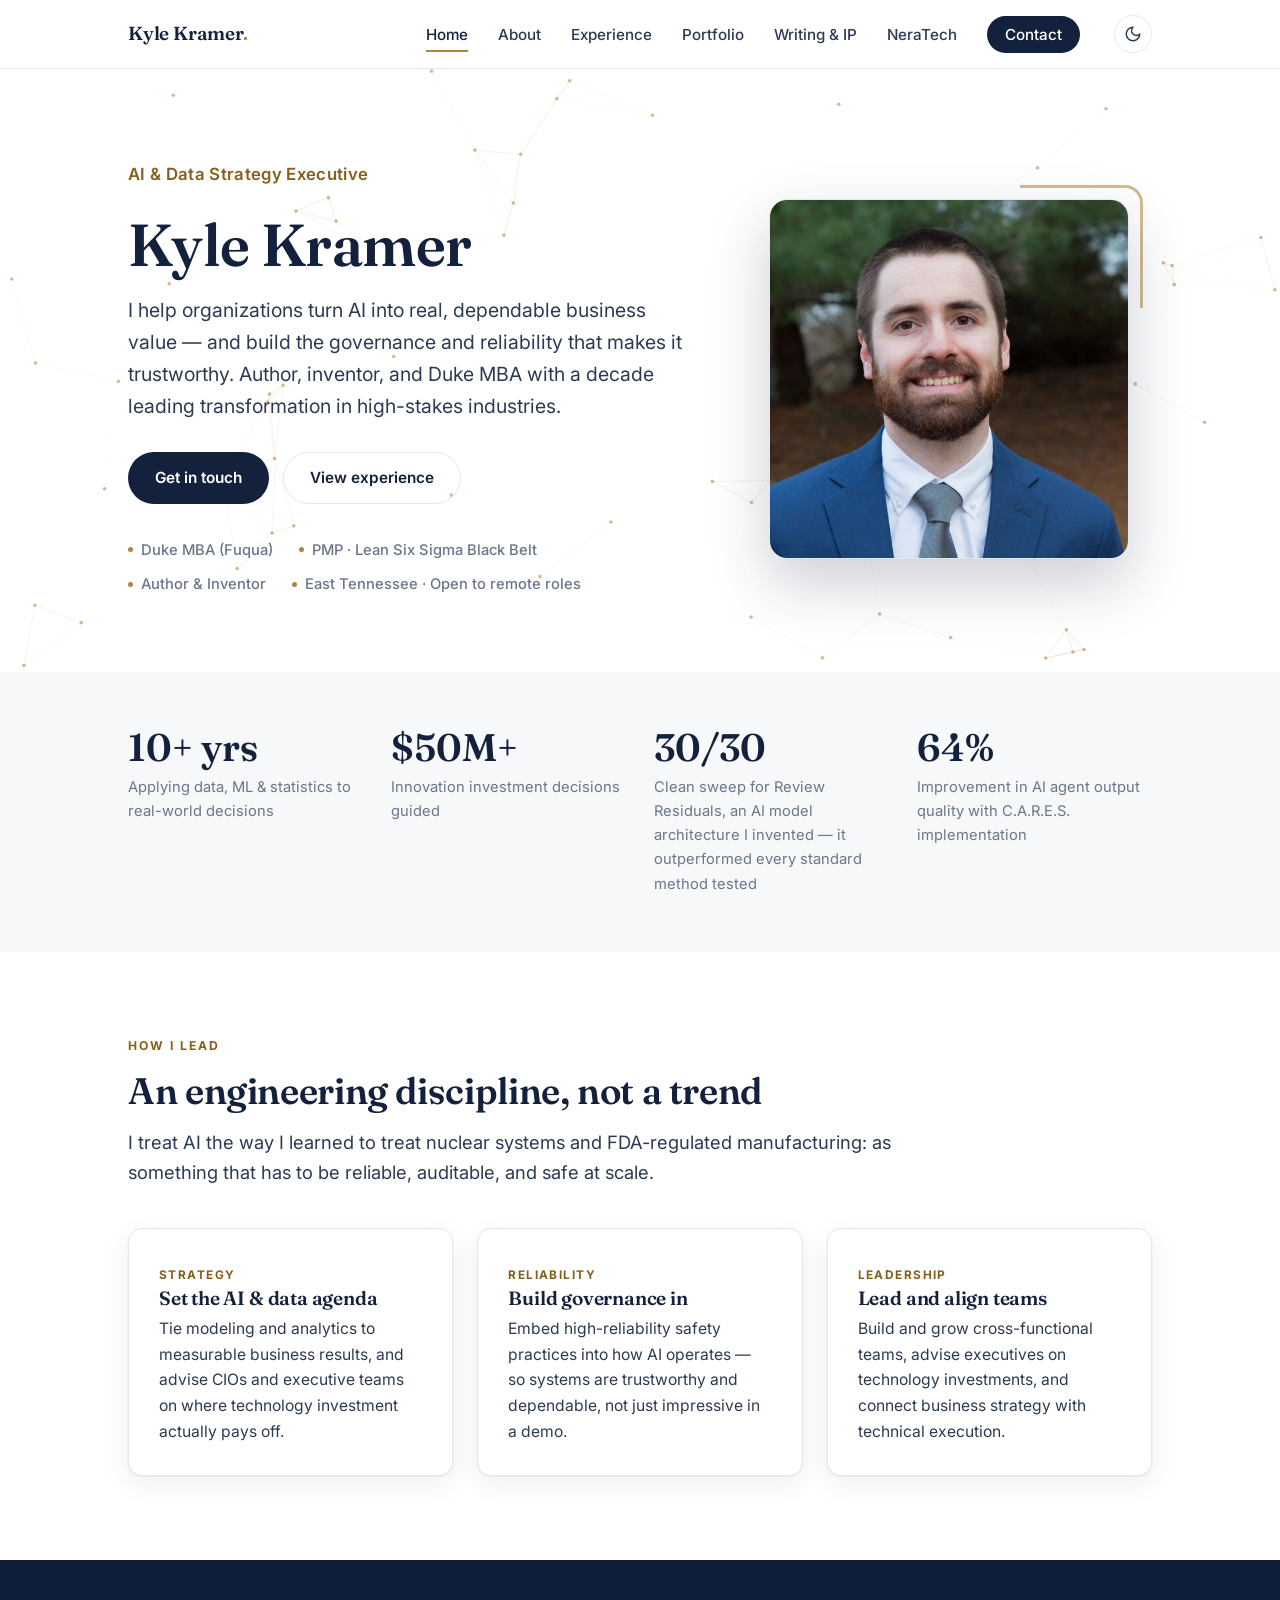
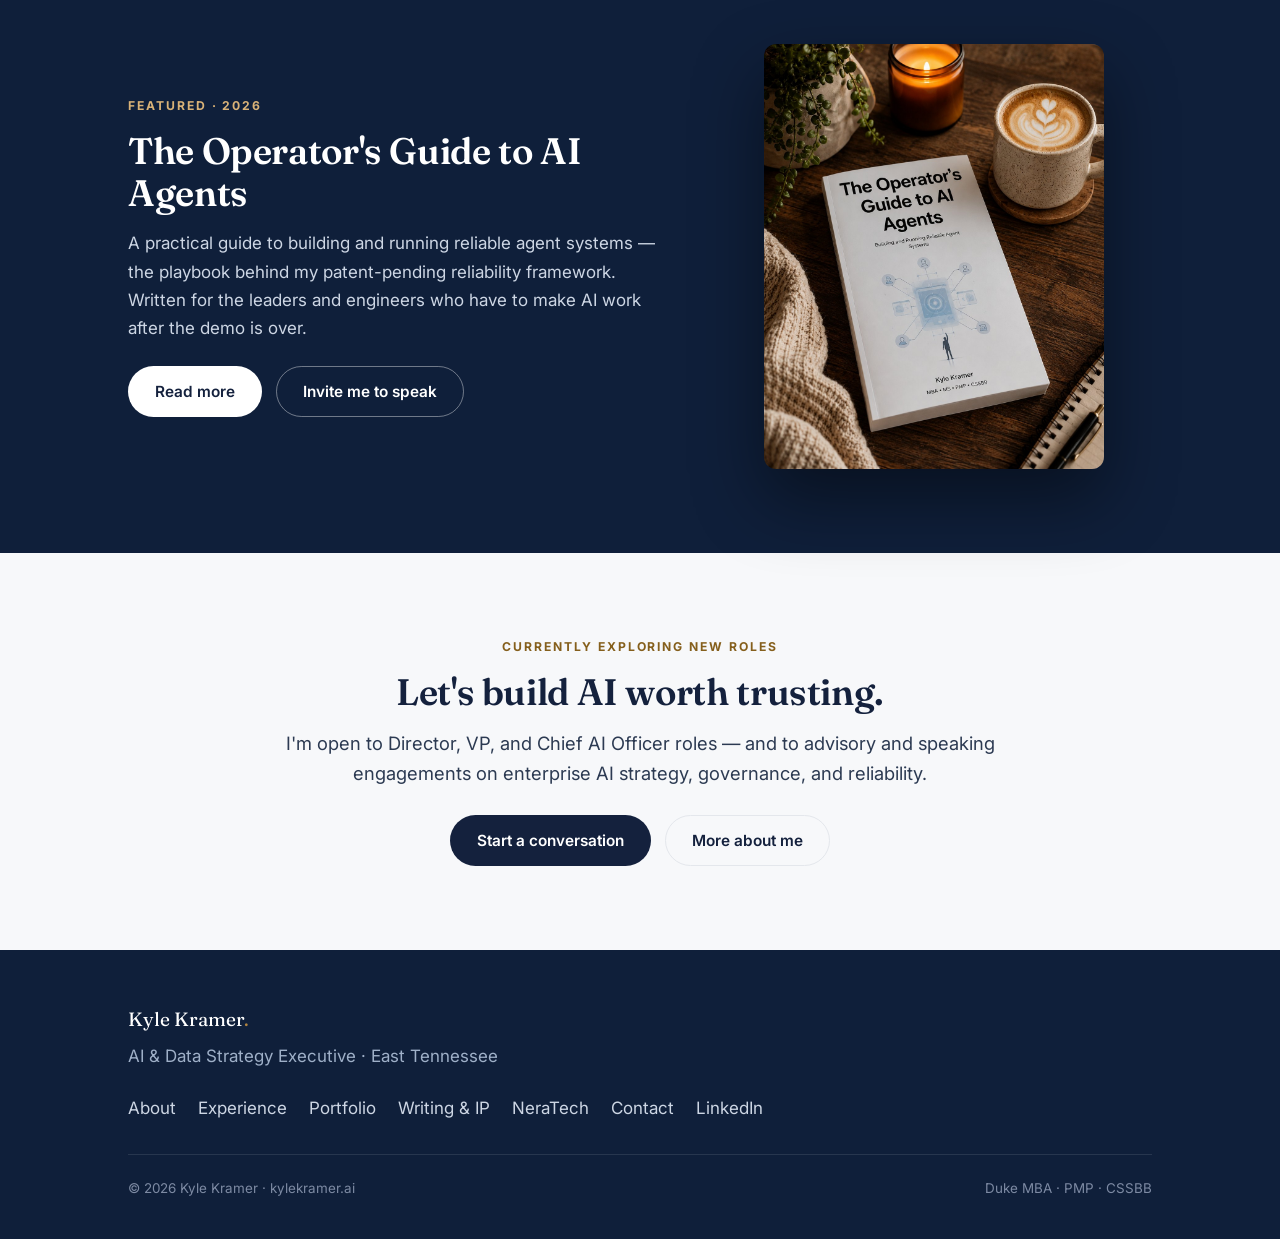
<file: index.html>
<!DOCTYPE html>
<html lang="en">
<head>
  <script>(function(){var d=document.documentElement;d.classList.add('js');try{var t=localStorage.getItem('kk-theme');if(t==='dark'||(!t&&window.matchMedia&&window.matchMedia('(prefers-color-scheme:dark)').matches))d.classList.add('dark');}catch(e){}})();</script>
  <meta charset="UTF-8">
  <meta name="viewport" content="width=device-width, initial-scale=1.0">
  <title>Kyle Kramer — AI &amp; Data Strategy Executive</title>
  <meta name="description" content="Kyle Kramer is an AI and digital-transformation executive who turns data, modeling, and emerging technology into measurable business value. Author, inventor, and Duke MBA.">
  <meta property="og:title" content="Kyle Kramer — AI &amp; Data Strategy Executive">
  <meta property="og:description" content="AI and digital-transformation executive. Author of The Operator's Guide to AI Agents. Patent-pending inventor. Duke MBA.">
  <meta property="og:type" content="website">
  <meta property="og:url" content="https://www.kylekramer.ai/">
  <meta property="og:site_name" content="Kyle Kramer">
  <meta property="og:image" content="https://www.kylekramer.ai/images/kyle-kramer.jpg">
  <meta name="twitter:card" content="summary_large_image">
  <meta name="twitter:title" content="Kyle Kramer — AI &amp; Data Strategy Executive">
  <meta name="twitter:description" content="AI and digital-transformation executive. Author of The Operator's Guide to AI Agents. Patent-pending inventor. Duke MBA.">
  <meta name="twitter:image" content="https://www.kylekramer.ai/images/kyle-kramer.jpg">
  <link rel="canonical" href="https://www.kylekramer.ai/">
  <script type="application/ld+json">
  {
    "@context": "https://schema.org",
    "@graph": [
      {
        "@type": "Person",
        "@id": "https://www.kylekramer.ai/#person",
        "name": "Kyle Kramer",
        "url": "https://www.kylekramer.ai/",
        "image": "https://www.kylekramer.ai/images/kyle-kramer.jpg",
        "jobTitle": "AI & Data Strategy Executive",
        "description": "AI and digital-transformation executive who turns data, modeling, and emerging technology into measurable business value. Author, inventor, and Duke MBA.",
        "alumniOf": { "@type": "CollegeOrUniversity", "name": "Duke University - The Fuqua School of Business" },
        "knowsAbout": ["Artificial Intelligence", "Data Strategy", "Machine Learning", "AI Governance", "Digital Transformation"],
        "sameAs": ["https://linkedin.com/in/kfkramer", "https://github.com/SixSigmaEngineer"]
      },
      {
        "@type": "WebSite",
        "@id": "https://www.kylekramer.ai/#website",
        "url": "https://www.kylekramer.ai/",
        "name": "Kyle Kramer",
        "publisher": { "@id": "https://www.kylekramer.ai/#person" }
      }
    ]
  }
  </script>
  <link rel="preconnect" href="https://fonts.googleapis.com">
  <link rel="preconnect" href="https://fonts.gstatic.com" crossorigin>
  <link href="https://fonts.googleapis.com/css2?family=Fraunces:opsz,wght@9..144,500;9..144,600;9..144,700&family=Inter:wght@400;500;600;700&display=swap" rel="stylesheet">
  <link rel="stylesheet" href="styles.css">
</head>
<body>

  <!-- NAV -->
  <nav class="nav">
    <div class="nav-inner">
      <a class="brand" href="index.html">Kyle Kramer<span class="dot">.</span></a>
      <button class="nav-toggle" aria-label="Menu" onclick="document.getElementById('navlinks').classList.toggle('open')">
        <span></span><span></span><span></span>
      </button>
      <ul class="nav-links" id="navlinks">
        <li><a href="index.html" class="active">Home</a></li>
        <li><a href="about.html">About</a></li>
        <li><a href="experience.html">Experience</a></li>
        <li><a href="portfolio.html">Portfolio</a></li>
        <li><a href="writing.html">Writing &amp; IP</a></li>
        <li><a href="neratech.html">NeraTech</a></li>
        <li><a href="contact.html" class="nav-cta">Contact</a></li>
        <li><button class="theme-toggle" type="button" aria-label="Switch to dark mode"><svg class="ico-moon" viewBox="0 0 24 24" fill="none" stroke="currentColor" stroke-width="2" stroke-linecap="round" stroke-linejoin="round"><path d="M12 3a6 6 0 0 0 9 9 9 9 0 1 1-9-9z"/></svg><svg class="ico-sun" viewBox="0 0 24 24" fill="none" stroke="currentColor" stroke-width="2" stroke-linecap="round" stroke-linejoin="round"><circle cx="12" cy="12" r="4"/><path d="M12 2v2M12 20v2M4.9 4.9l1.4 1.4M17.7 17.7l1.4 1.4M2 12h2M20 12h2M4.9 19.1l1.4-1.4M17.7 6.3l1.4-1.4"/></svg></button></li>
      </ul>
    </div>
  </nav>

  <!-- HERO -->
  <header class="hero">
    <canvas id="hero-canvas" aria-hidden="true"></canvas>
    <div class="wrap">
      <div class="hero-grid">
        <div>
          <p class="role">AI &amp; Data Strategy Executive</p>
          <h1>Kyle Kramer</h1>
          <p class="lead">I help organizations turn AI into real, dependable business value — and build the governance and reliability that makes it trustworthy. Author, inventor, and Duke MBA with a decade leading transformation in high-stakes industries.</p>
          <div class="hero-actions">
            <a class="btn btn-primary" href="contact.html">Get in touch</a>
            <a class="btn btn-ghost" href="experience.html">View experience</a>
          </div>
          <div class="meta-row">
            <span><span class="dot"></span>Duke MBA (Fuqua)</span>
            <span><span class="dot"></span>PMP · Lean Six Sigma Black Belt</span>
            <span><span class="dot"></span>Author &amp; Inventor</span>
            <span><span class="dot"></span>East Tennessee · Open to remote roles</span>
          </div>
        </div>
        <div class="hero-photo">
          <img src="images/kyle-kramer.jpg" alt="Portrait of Kyle Kramer" width="360" height="360">
        </div>
      </div>
    </div>
  </header>

  <!-- STAT STRIP -->
  <section class="section tint reveal" style="padding:56px 0;">
    <div class="wrap">
      <div class="stats">
        <div class="stat">
          <div class="num"><span class="count" data-count="10" data-suffix="+ yrs">0+ yrs</span></div>
          <div class="label">Applying data, ML &amp; statistics to real-world decisions</div>
        </div>
        <div class="stat">
          <div class="num"><span class="count" data-count="50" data-prefix="$" data-suffix="M+">$0M+</span></div>
          <div class="label">Innovation investment decisions guided</div>
        </div>
        <div class="stat">
          <div class="num"><span class="count" data-count="30" data-suffix="/30">0/30</span></div>
          <div class="label">Clean sweep for Review Residuals, an AI model architecture I invented — it outperformed every standard method tested</div>
        </div>
        <div class="stat">
          <div class="num"><span class="count" data-count="64" data-suffix="%">0%</span></div>
          <div class="label">Improvement in AI agent output quality with C.A.R.E.S. implementation</div>
        </div>
      </div>
    </div>
  </section>

  <!-- HOW I LEAD -->
  <section class="section reveal">
    <div class="wrap">
      <p class="eyebrow">How I lead</p>
      <h2>An engineering discipline, not a trend</h2>
      <p class="lead">I treat AI the way I learned to treat nuclear systems and FDA-regulated manufacturing: as something that has to be reliable, auditable, and safe at scale.</p>
      <div class="grid grid-3 mt-40">
        <div class="card">
          <span class="tag">Strategy</span>
          <h3>Set the AI &amp; data agenda</h3>
          <p>Tie modeling and analytics to measurable business results, and advise CIOs and executive teams on where technology investment actually pays off.</p>
        </div>
        <div class="card">
          <span class="tag">Reliability</span>
          <h3>Build governance in</h3>
          <p>Embed high-reliability safety practices into how AI operates — so systems are trustworthy and dependable, not just impressive in a demo.</p>
        </div>
        <div class="card">
          <span class="tag">Leadership</span>
          <h3>Lead and align teams</h3>
          <p>Build and grow cross-functional teams, advise executives on technology investments, and connect business strategy with technical execution.</p>
        </div>
      </div>
    </div>
  </section>

  <!-- FEATURED BOOK (dark) -->
  <section class="section feature-dark reveal">
    <div class="wrap">
      <div class="feature-grid">
        <div>
          <p class="eyebrow">Featured · 2026</p>
          <h2>The Operator's Guide to AI Agents</h2>
          <p>A practical guide to building and running reliable agent systems — the playbook behind my patent-pending reliability framework. Written for the leaders and engineers who have to make AI work after the demo is over.</p>
          <div class="hero-actions" style="margin-top:24px;">
            <a class="btn btn-light" href="writing.html">Read more</a>
            <a class="btn btn-outline-light" href="contact.html">Invite me to speak</a>
          </div>
        </div>
        <div class="book-photo-wrap" data-tilt>
          <img class="book-photo" src="images/book.jpg" alt="The Operator's Guide to AI Agents by Kyle Kramer" width="340" height="425">
          <span class="tilt-shine"></span>
        </div>
      </div>
    </div>
  </section>

  <!-- CLOSING CTA -->
  <section class="section tint center reveal">
    <div class="wrap">
      <p class="eyebrow">Currently exploring new roles</p>
      <h2>Let's build AI worth trusting.</h2>
      <p class="lead">I'm open to Director, VP, and Chief AI Officer roles — and to advisory and speaking engagements on enterprise AI strategy, governance, and reliability.</p>
      <div class="hero-actions" style="justify-content:center;margin-top:26px;">
        <a class="btn btn-primary" href="contact.html">Start a conversation</a>
        <a class="btn btn-ghost" href="about.html">More about me</a>
      </div>
    </div>
  </section>

  <!-- FOOTER -->
  <footer class="footer">
    <div class="wrap">
      <div class="footer-inner">
        <div>
          <div class="brand-f">Kyle Kramer<span class="dot">.</span></div>
          <div>AI &amp; Data Strategy Executive · East Tennessee</div>
        </div>
        <div class="footer-links">
          <a href="about.html">About</a>
          <a href="experience.html">Experience</a>
          <a href="portfolio.html">Portfolio</a>
          <a href="writing.html">Writing &amp; IP</a>
          <a href="neratech.html">NeraTech</a>
          <a href="contact.html">Contact</a>
          <a href="https://linkedin.com/in/kfkramer">LinkedIn</a>
        </div>
      </div>
      <div class="footer-bottom">
        <span>© <span id="yr"></span> Kyle Kramer · kylekramer.ai</span>
        <span>Duke MBA · PMP · CSSBB</span>
      </div>
    </div>
  </footer>
  <script src="effects.js"></script>
</body>
</html>
</file>
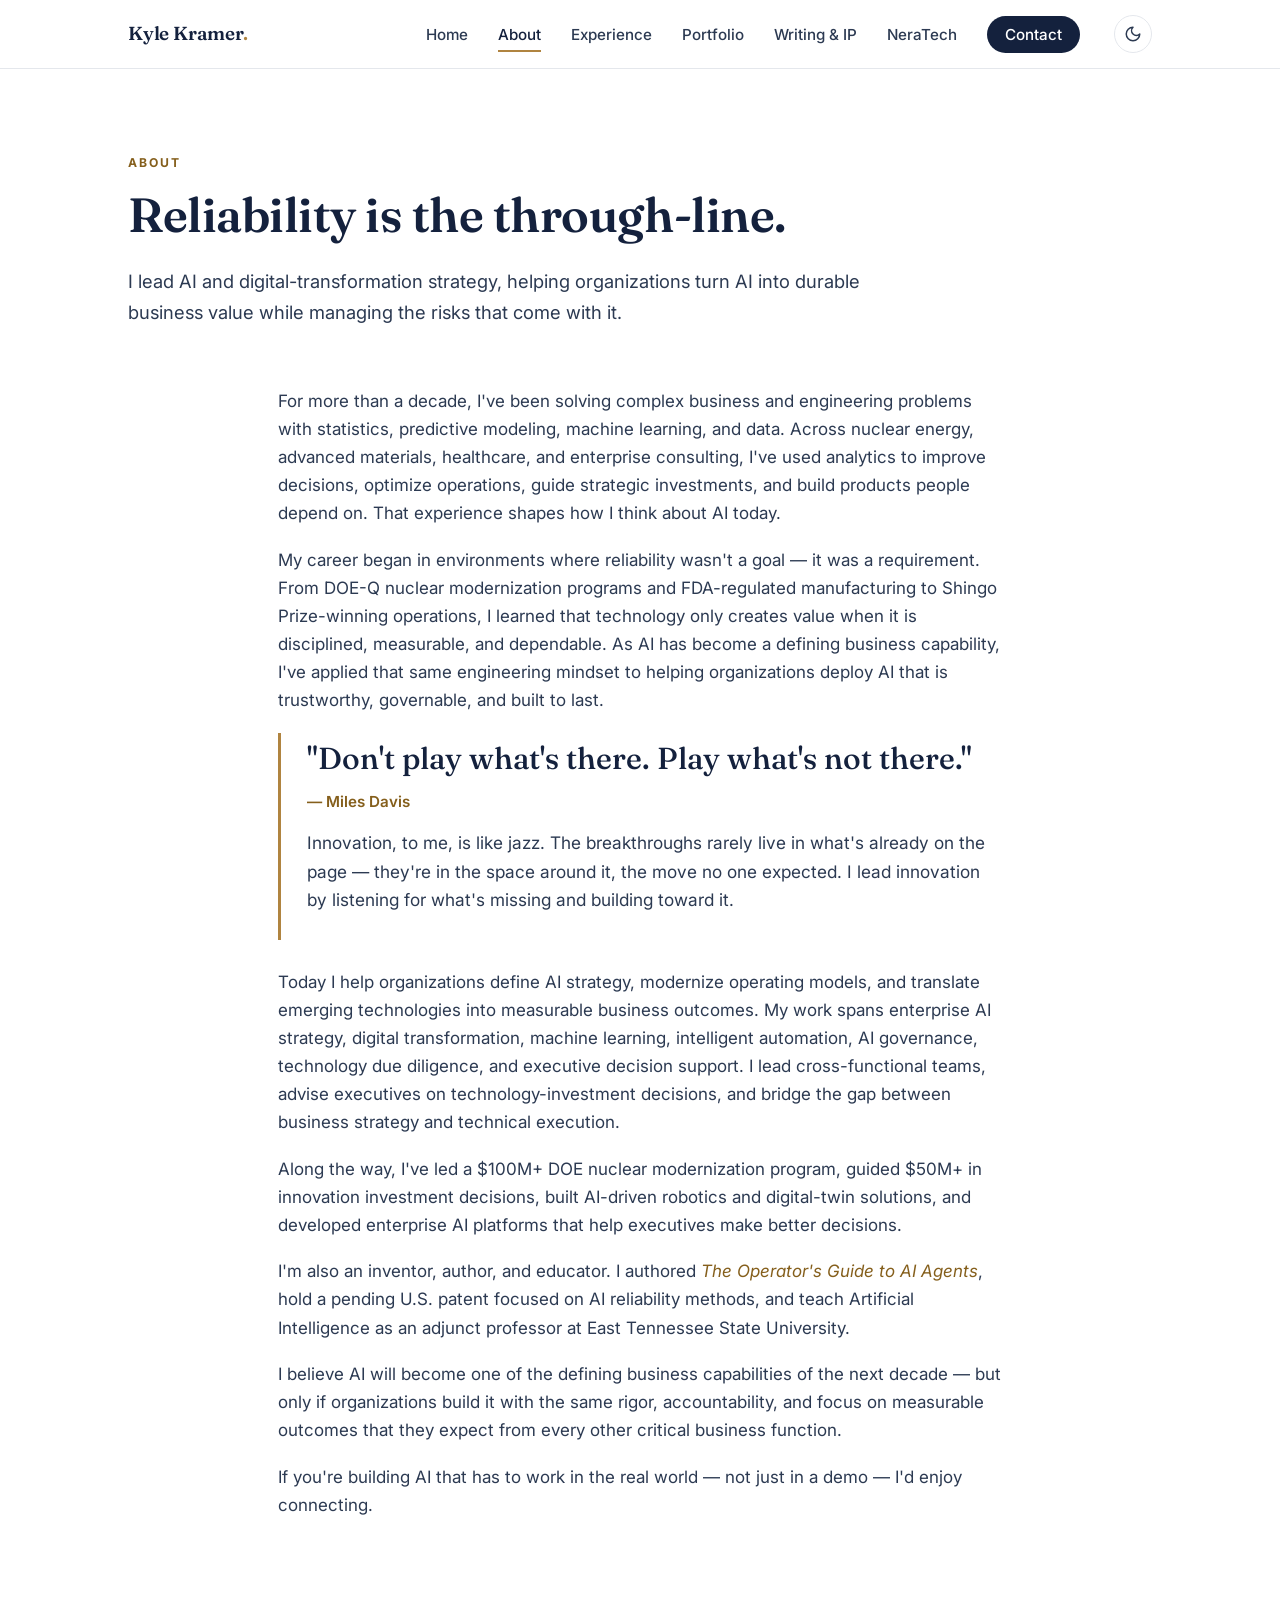
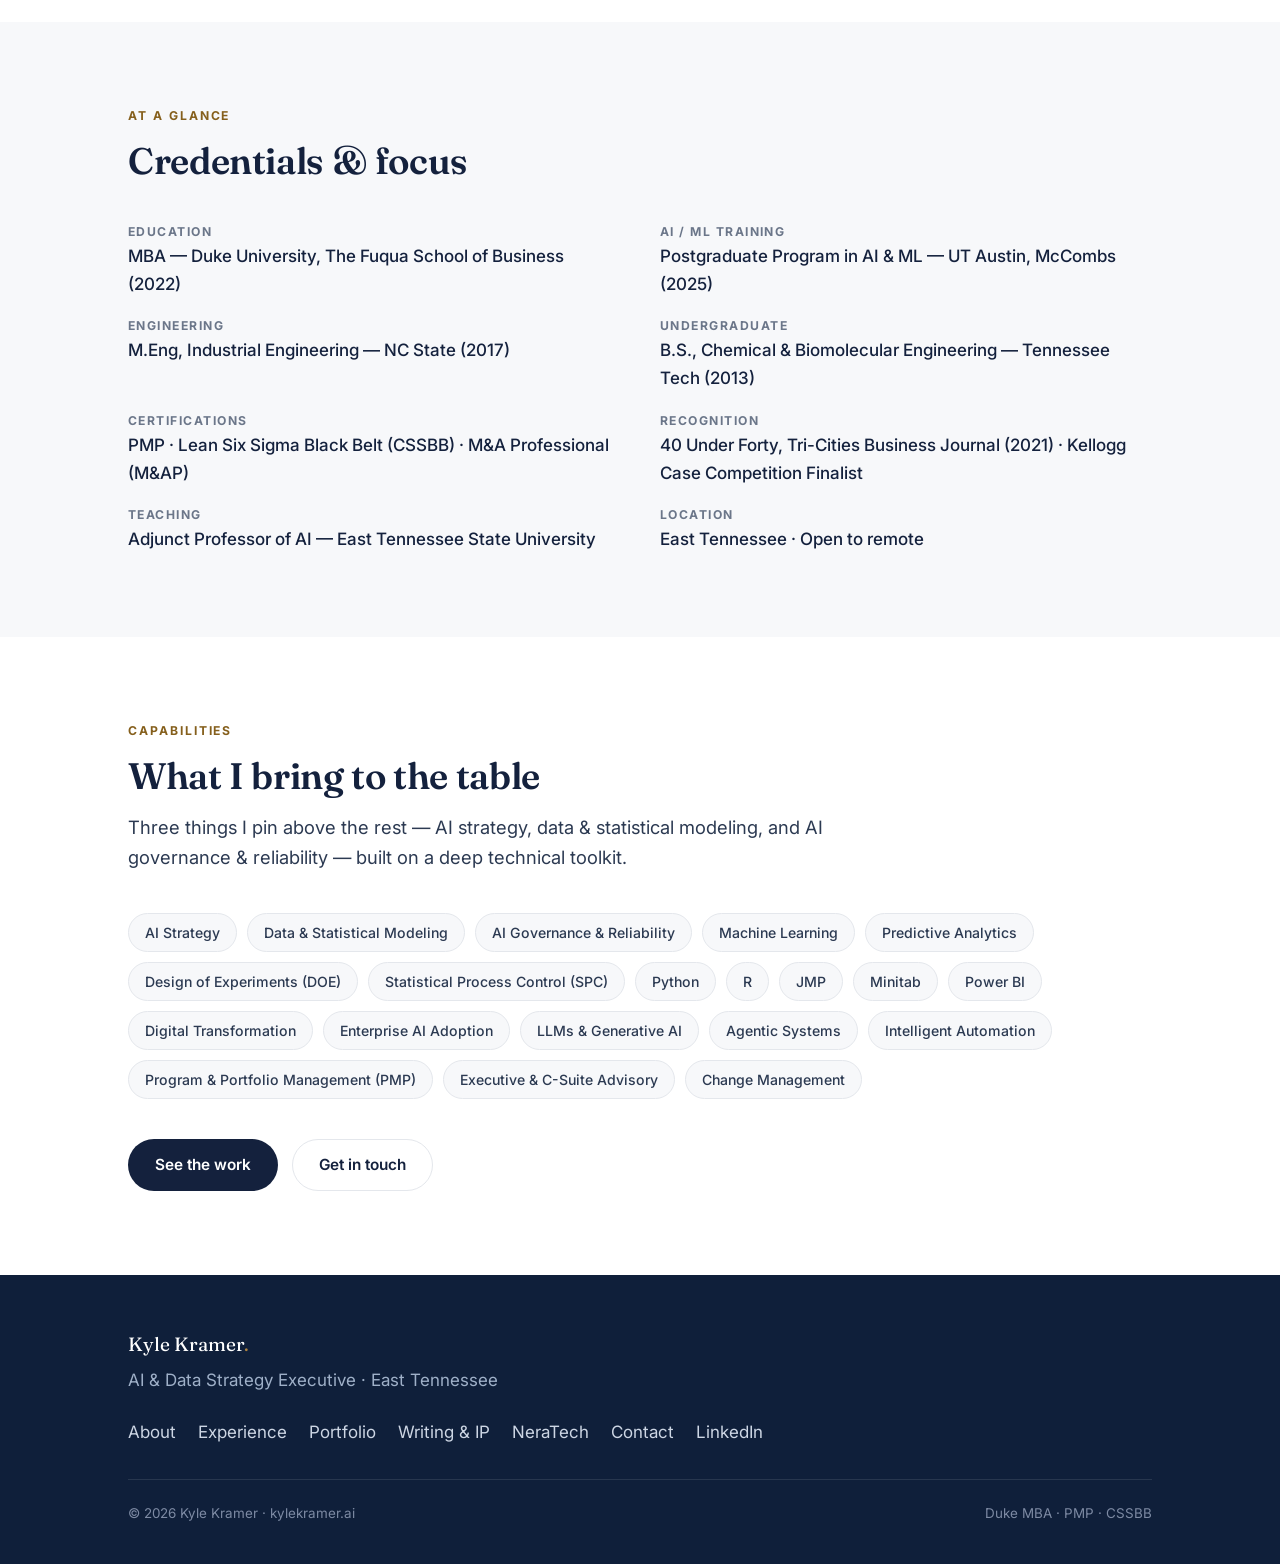
<file: about.html>
<!DOCTYPE html>
<html lang="en">
<head>
  <script>(function(){var d=document.documentElement;d.classList.add('js');try{var t=localStorage.getItem('kk-theme');if(t==='dark'||(!t&&window.matchMedia&&window.matchMedia('(prefers-color-scheme:dark)').matches))d.classList.add('dark');}catch(e){}})();</script>
  <meta charset="UTF-8">
  <meta name="viewport" content="width=device-width, initial-scale=1.0">
  <title>About — Kyle Kramer</title>
  <meta name="description" content="Kyle Kramer's background: a decade applying statistics, data modeling, and machine learning across nuclear energy, advanced materials, and healthcare. Duke MBA, PMP, Lean Six Sigma Black Belt.">
  <meta property="og:type" content="profile">
  <meta property="og:site_name" content="Kyle Kramer">
  <meta property="og:title" content="About — Kyle Kramer">
  <meta property="og:description" content="Kyle Kramer's background: a decade applying statistics, data modeling, and machine learning across nuclear energy, advanced materials, and healthcare. Duke MBA, PMP, Lean Six Sigma Black Belt.">
  <meta property="og:url" content="https://www.kylekramer.ai/about">
  <meta property="og:image" content="https://www.kylekramer.ai/images/kyle-kramer.jpg">
  <meta name="twitter:card" content="summary_large_image">
  <meta name="twitter:image" content="https://www.kylekramer.ai/images/kyle-kramer.jpg">
  <link rel="canonical" href="https://www.kylekramer.ai/about">
  <script type="application/ld+json">
  {
    "@context": "https://schema.org",
    "@type": "WebPage",
    "@id": "https://www.kylekramer.ai/about#webpage",
    "url": "https://www.kylekramer.ai/about",
    "name": "About — Kyle Kramer",
    "description": "Kyle Kramer's background: a decade applying statistics, data modeling, and machine learning across nuclear energy, advanced materials, and healthcare.",
    "isPartOf": { "@type": "WebSite", "@id": "https://www.kylekramer.ai/#website", "url": "https://www.kylekramer.ai/", "name": "Kyle Kramer" },
    "about": { "@type": "Person", "@id": "https://www.kylekramer.ai/#person", "name": "Kyle Kramer", "url": "https://www.kylekramer.ai/" }
  }
  </script>
  <link rel="preconnect" href="https://fonts.googleapis.com">
  <link rel="preconnect" href="https://fonts.gstatic.com" crossorigin>
  <link href="https://fonts.googleapis.com/css2?family=Fraunces:opsz,wght@9..144,500;9..144,600;9..144,700&family=Inter:wght@400;500;600;700&display=swap" rel="stylesheet">
  <link rel="stylesheet" href="styles.css">
</head>
<body>

  <nav class="nav">
    <div class="nav-inner">
      <a class="brand" href="index.html">Kyle Kramer<span class="dot">.</span></a>
      <button class="nav-toggle" aria-label="Menu" onclick="document.getElementById('navlinks').classList.toggle('open')">
        <span></span><span></span><span></span>
      </button>
      <ul class="nav-links" id="navlinks">
        <li><a href="index.html">Home</a></li>
        <li><a href="about.html" class="active">About</a></li>
        <li><a href="experience.html">Experience</a></li>
        <li><a href="portfolio.html">Portfolio</a></li>
        <li><a href="writing.html">Writing &amp; IP</a></li>
        <li><a href="neratech.html">NeraTech</a></li>
        <li><a href="contact.html" class="nav-cta">Contact</a></li>
        <li><button class="theme-toggle" type="button" aria-label="Switch to dark mode"><svg class="ico-moon" viewBox="0 0 24 24" fill="none" stroke="currentColor" stroke-width="2" stroke-linecap="round" stroke-linejoin="round"><path d="M12 3a6 6 0 0 0 9 9 9 9 0 1 1-9-9z"/></svg><svg class="ico-sun" viewBox="0 0 24 24" fill="none" stroke="currentColor" stroke-width="2" stroke-linecap="round" stroke-linejoin="round"><circle cx="12" cy="12" r="4"/><path d="M12 2v2M12 20v2M4.9 4.9l1.4 1.4M17.7 17.7l1.4 1.4M2 12h2M20 12h2M4.9 19.1l1.4-1.4M17.7 6.3l1.4-1.4"/></svg></button></li>
      </ul>
    </div>
  </nav>

  <!-- INTRO -->
  <header class="section reveal" style="padding-bottom:40px;">
    <div class="wrap">
      <p class="eyebrow">About</p>
      <h1 style="font-size:clamp(2.1rem,4.4vw,3rem);">Reliability is the through-line.</h1>
      <p class="lead">I lead AI and digital-transformation strategy, helping organizations turn AI into durable business value while managing the risks that come with it.</p>
    </div>
  </header>

  <!-- NARRATIVE -->
  <section class="section reveal" style="padding-top:0;">
    <div class="wrap" style="max-width:780px;">
      <p>For more than a decade, I've been solving complex business and engineering problems with statistics, predictive modeling, machine learning, and data. Across nuclear energy, advanced materials, healthcare, and enterprise consulting, I've used analytics to improve decisions, optimize operations, guide strategic investments, and build products people depend on. That experience shapes how I think about AI today.</p>

      <p>My career began in environments where reliability wasn't a goal — it was a requirement. From DOE-Q nuclear modernization programs and FDA-regulated manufacturing to Shingo Prize-winning operations, I learned that technology only creates value when it is disciplined, measurable, and dependable. As AI has become a defining business capability, I've applied that same engineering mindset to helping organizations deploy AI that is trustworthy, governable, and built to last.</p>

      <div class="pullquote">
        <blockquote>"Don't play what's there. Play what's not there."</blockquote>
        <cite>— Miles Davis</cite>
        <p class="gloss">Innovation, to me, is like jazz. The breakthroughs rarely live in what's already on the page — they're in the space around it, the move no one expected. I lead innovation by listening for what's missing and building toward it.</p>
      </div>

      <p>Today I help organizations define AI strategy, modernize operating models, and translate emerging technologies into measurable business outcomes. My work spans enterprise AI strategy, digital transformation, machine learning, intelligent automation, AI governance, technology due diligence, and executive decision support. I lead cross-functional teams, advise executives on technology-investment decisions, and bridge the gap between business strategy and technical execution.</p>

      <p>Along the way, I've led a $100M+ DOE nuclear modernization program, guided $50M+ in innovation investment decisions, built AI-driven robotics and digital-twin solutions, and developed enterprise AI platforms that help executives make better decisions.</p>

      <p>I'm also an inventor, author, and educator. I authored <a href="writing.html"><em>The Operator's Guide to AI Agents</em></a>, hold a pending U.S. patent focused on AI reliability methods, and teach Artificial Intelligence as an adjunct professor at East Tennessee State University.</p>

      <p>I believe AI will become one of the defining business capabilities of the next decade — but only if organizations build it with the same rigor, accountability, and focus on measurable outcomes that they expect from every other critical business function.</p>

      <p>If you're building AI that has to work in the real world — not just in a demo — I'd enjoy connecting.</p>
    </div>
  </section>

  <!-- FACTS -->
  <section class="section tint reveal">
    <div class="wrap">
      <p class="eyebrow">At a glance</p>
      <h2>Credentials &amp; focus</h2>
      <div class="facts mt-40">
        <div class="fact"><div class="k">Education</div><div class="v">MBA — Duke University, The Fuqua School of Business (2022)</div></div>
        <div class="fact"><div class="k">AI / ML Training</div><div class="v">Postgraduate Program in AI &amp; ML — UT Austin, McCombs (2025)</div></div>
        <div class="fact"><div class="k">Engineering</div><div class="v">M.Eng, Industrial Engineering — NC State (2017)</div></div>
        <div class="fact"><div class="k">Undergraduate</div><div class="v">B.S., Chemical &amp; Biomolecular Engineering — Tennessee Tech (2013)</div></div>
        <div class="fact"><div class="k">Certifications</div><div class="v">PMP · Lean Six Sigma Black Belt (CSSBB) · M&amp;A Professional (M&amp;AP)</div></div>
        <div class="fact"><div class="k">Recognition</div><div class="v">40 Under Forty, Tri-Cities Business Journal (2021) · Kellogg Case Competition Finalist</div></div>
        <div class="fact"><div class="k">Teaching</div><div class="v">Adjunct Professor of AI — East Tennessee State University</div></div>
        <div class="fact"><div class="k">Location</div><div class="v">East Tennessee · Open to remote</div></div>
      </div>
    </div>
  </section>

  <!-- SKILLS -->
  <section class="section reveal">
    <div class="wrap">
      <p class="eyebrow">Capabilities</p>
      <h2>What I bring to the table</h2>
      <p class="lead">Three things I pin above the rest — AI strategy, data &amp; statistical modeling, and AI governance &amp; reliability — built on a deep technical toolkit.</p>
      <div class="pills mt-40">
        <span class="pill">AI Strategy</span>
        <span class="pill">Data &amp; Statistical Modeling</span>
        <span class="pill">AI Governance &amp; Reliability</span>
        <span class="pill">Machine Learning</span>
        <span class="pill">Predictive Analytics</span>
        <span class="pill">Design of Experiments (DOE)</span>
        <span class="pill">Statistical Process Control (SPC)</span>
        <span class="pill">Python</span>
        <span class="pill">R</span>
        <span class="pill">JMP</span>
        <span class="pill">Minitab</span>
        <span class="pill">Power BI</span>
        <span class="pill">Digital Transformation</span>
        <span class="pill">Enterprise AI Adoption</span>
        <span class="pill">LLMs &amp; Generative AI</span>
        <span class="pill">Agentic Systems</span>
        <span class="pill">Intelligent Automation</span>
        <span class="pill">Program &amp; Portfolio Management (PMP)</span>
        <span class="pill">Executive &amp; C-Suite Advisory</span>
        <span class="pill">Change Management</span>
      </div>
      <div class="hero-actions" style="margin-top:40px;">
        <a class="btn btn-primary" href="experience.html">See the work</a>
        <a class="btn btn-ghost" href="contact.html">Get in touch</a>
      </div>
    </div>
  </section>

  <footer class="footer">
    <div class="wrap">
      <div class="footer-inner">
        <div>
          <div class="brand-f">Kyle Kramer<span class="dot">.</span></div>
          <div>AI &amp; Data Strategy Executive · East Tennessee</div>
        </div>
        <div class="footer-links">
          <a href="about.html">About</a>
          <a href="experience.html">Experience</a>
          <a href="portfolio.html">Portfolio</a>
          <a href="writing.html">Writing &amp; IP</a>
          <a href="neratech.html">NeraTech</a>
          <a href="contact.html">Contact</a>
          <a href="https://linkedin.com/in/kfkramer">LinkedIn</a>
        </div>
      </div>
      <div class="footer-bottom">
        <span>© <span id="yr"></span> Kyle Kramer · kylekramer.ai</span>
        <span>Duke MBA · PMP · CSSBB</span>
      </div>
    </div>
  </footer>
  <script src="effects.js"></script>
</body>
</html>
</file>
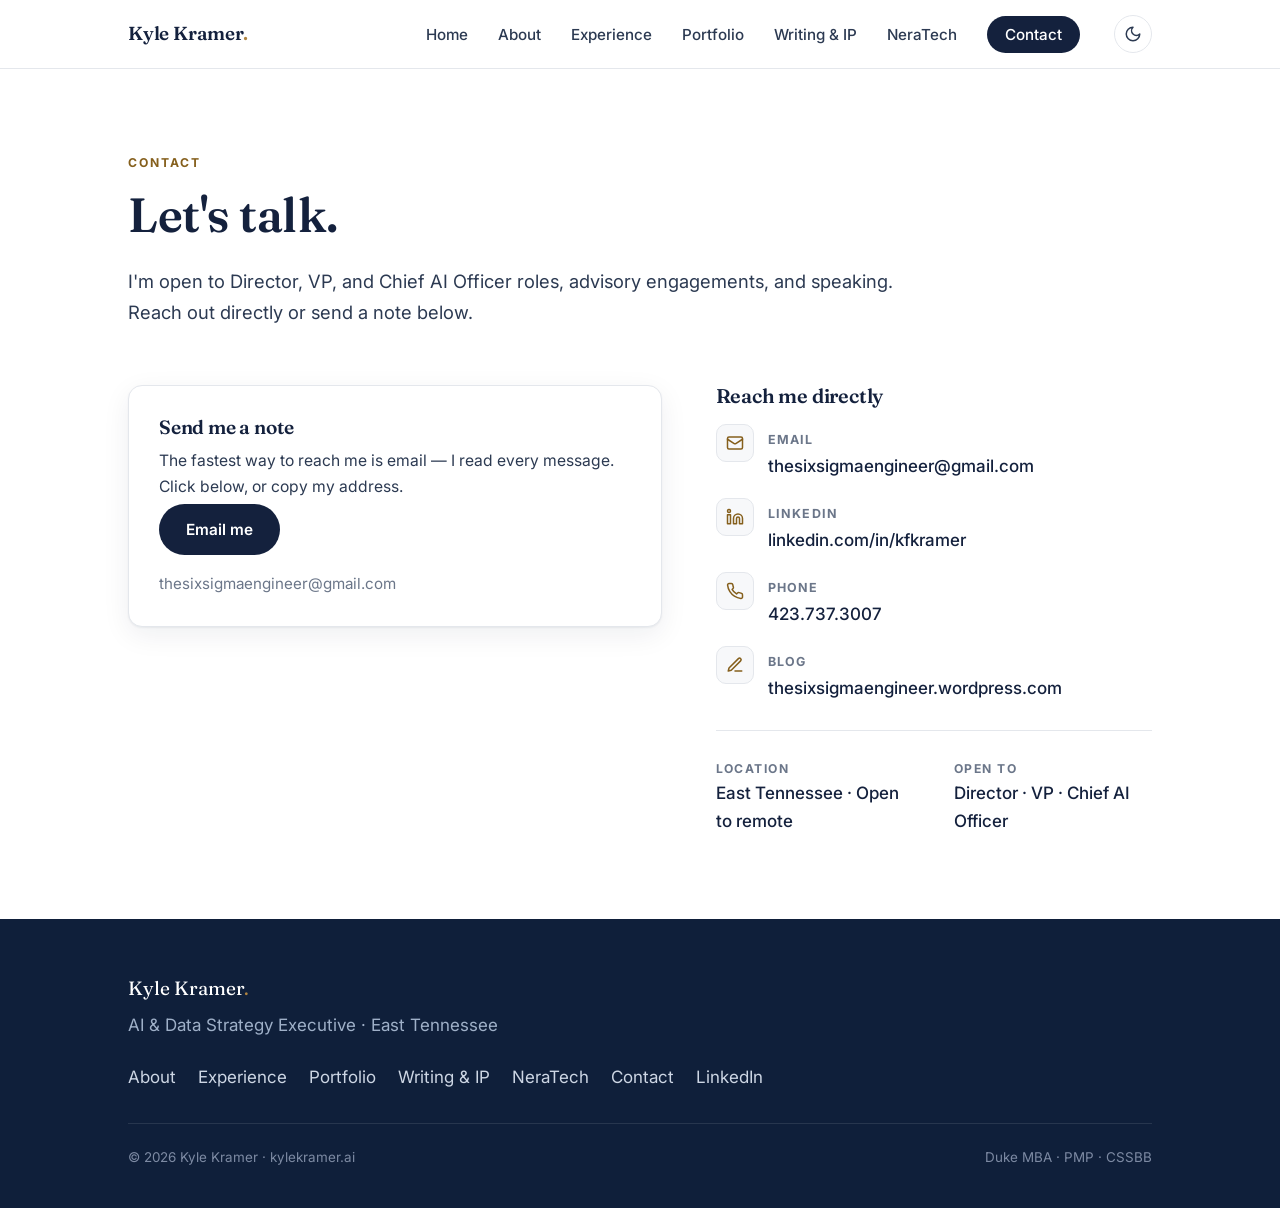
<file: contact.html>
<!DOCTYPE html>
<html lang="en">
<head>
  <script>(function(){var d=document.documentElement;d.classList.add('js');try{var t=localStorage.getItem('kk-theme');if(t==='dark'||(!t&&window.matchMedia&&window.matchMedia('(prefers-color-scheme:dark)').matches))d.classList.add('dark');}catch(e){}})();</script>
  <meta charset="UTF-8">
  <meta name="viewport" content="width=device-width, initial-scale=1.0">
  <title>Contact — Kyle Kramer</title>
  <meta name="description" content="Get in touch with Kyle Kramer — AI &amp; data strategy executive. Open to Director / VP / Chief AI Officer roles, advisory, and speaking.">
  <meta property="og:type" content="website">
  <meta property="og:site_name" content="Kyle Kramer">
  <meta property="og:title" content="Contact — Kyle Kramer">
  <meta property="og:description" content="Get in touch with Kyle Kramer — AI &amp; data strategy executive. Open to Director / VP / Chief AI Officer roles, advisory, and speaking.">
  <meta property="og:url" content="https://www.kylekramer.ai/contact">
  <meta property="og:image" content="https://www.kylekramer.ai/images/kyle-kramer.jpg">
  <meta name="twitter:card" content="summary_large_image">
  <meta name="twitter:image" content="https://www.kylekramer.ai/images/kyle-kramer.jpg">
  <link rel="canonical" href="https://www.kylekramer.ai/contact">
  <script type="application/ld+json">
  {
    "@context": "https://schema.org",
    "@type": "WebPage",
    "@id": "https://www.kylekramer.ai/contact#webpage",
    "url": "https://www.kylekramer.ai/contact",
    "name": "Contact — Kyle Kramer",
    "description": "Get in touch with Kyle Kramer — AI & data strategy executive.",
    "isPartOf": { "@type": "WebSite", "@id": "https://www.kylekramer.ai/#website", "url": "https://www.kylekramer.ai/", "name": "Kyle Kramer" },
    "about": { "@type": "Person", "@id": "https://www.kylekramer.ai/#person", "name": "Kyle Kramer", "url": "https://www.kylekramer.ai/" }
  }
  </script>
  <link rel="preconnect" href="https://fonts.googleapis.com">
  <link rel="preconnect" href="https://fonts.gstatic.com" crossorigin>
  <link href="https://fonts.googleapis.com/css2?family=Fraunces:opsz,wght@9..144,500;9..144,600;9..144,700&family=Inter:wght@400;500;600;700&display=swap" rel="stylesheet">
  <link rel="stylesheet" href="styles.css">
</head>
<body>

  <nav class="nav">
    <div class="nav-inner">
      <a class="brand" href="index.html">Kyle Kramer<span class="dot">.</span></a>
      <button class="nav-toggle" aria-label="Menu" onclick="document.getElementById('navlinks').classList.toggle('open')">
        <span></span><span></span><span></span>
      </button>
      <ul class="nav-links" id="navlinks">
        <li><a href="index.html">Home</a></li>
        <li><a href="about.html">About</a></li>
        <li><a href="experience.html">Experience</a></li>
        <li><a href="portfolio.html">Portfolio</a></li>
        <li><a href="writing.html">Writing &amp; IP</a></li>
        <li><a href="neratech.html">NeraTech</a></li>
        <li><a href="contact.html" class="nav-cta">Contact</a></li>
        <li><button class="theme-toggle" type="button" aria-label="Switch to dark mode"><svg class="ico-moon" viewBox="0 0 24 24" fill="none" stroke="currentColor" stroke-width="2" stroke-linecap="round" stroke-linejoin="round"><path d="M12 3a6 6 0 0 0 9 9 9 9 0 1 1-9-9z"/></svg><svg class="ico-sun" viewBox="0 0 24 24" fill="none" stroke="currentColor" stroke-width="2" stroke-linecap="round" stroke-linejoin="round"><circle cx="12" cy="12" r="4"/><path d="M12 2v2M12 20v2M4.9 4.9l1.4 1.4M17.7 17.7l1.4 1.4M2 12h2M20 12h2M4.9 19.1l1.4-1.4M17.7 6.3l1.4-1.4"/></svg></button></li>
      </ul>
    </div>
  </nav>

  <header class="section reveal" style="padding-bottom:30px;">
    <div class="wrap">
      <p class="eyebrow">Contact</p>
      <h1 style="font-size:clamp(2.1rem,4.4vw,3rem);">Let's talk.</h1>
      <p class="lead">I'm open to Director, VP, and Chief AI Officer roles, advisory engagements, and speaking. Reach out directly or send a note below.</p>
    </div>
  </header>

  <section class="section reveal" style="padding-top:8px;">
    <div class="wrap">
      <div class="feature-grid" style="align-items:start;">

        <!-- EMAIL CTA -->
        <div class="card">
          <h3 style="margin-bottom:.5em;">Send me a note</h3>
          <p>The fastest way to reach me is email — I read every message. Click below, or copy my address.</p>
          <a class="btn btn-primary" href="mailto:thesixsigmaengineer@gmail.com?subject=Hello%20from%20kylekramer.ai" style="margin-top:4px;">Email me</a>
          <p style="margin-top:16px;color:var(--muted);font-size:.95rem;">thesixsigmaengineer@gmail.com</p>
        </div>

        <!-- DIRECT LINKS -->
        <div>
          <h3 style="margin-bottom:.8em;">Reach me directly</h3>
          <div class="contact-links">
            <a class="contact-link" href="mailto:thesixsigmaengineer@gmail.com">
              <span class="ic" aria-hidden="true"><svg viewBox="0 0 24 24" fill="none" stroke="currentColor" stroke-width="2" stroke-linecap="round" stroke-linejoin="round"><rect x="2" y="4" width="20" height="16" rx="2"/><path d="m22 7-8.97 5.7a1.94 1.94 0 0 1-2.06 0L2 7"/></svg></span>
              <span><span class="k">Email</span><br><span class="v">thesixsigmaengineer@gmail.com</span></span>
            </a>
            <a class="contact-link" href="https://linkedin.com/in/kfkramer">
              <span class="ic" aria-hidden="true"><svg viewBox="0 0 24 24" fill="none" stroke="currentColor" stroke-width="2" stroke-linecap="round" stroke-linejoin="round"><path d="M16 8a6 6 0 0 1 6 6v7h-4v-7a2 2 0 0 0-2-2 2 2 0 0 0-2 2v7h-4v-7a6 6 0 0 1 6-6z"/><rect x="2" y="9" width="4" height="12"/><circle cx="4" cy="4" r="2"/></svg></span>
              <span><span class="k">LinkedIn</span><br><span class="v">linkedin.com/in/kfkramer</span></span>
            </a>
            <a class="contact-link" href="tel:+14237373007">
              <span class="ic" aria-hidden="true"><svg viewBox="0 0 24 24" fill="none" stroke="currentColor" stroke-width="2" stroke-linecap="round" stroke-linejoin="round"><path d="M22 16.92v3a2 2 0 0 1-2.18 2 19.79 19.79 0 0 1-8.63-3.07 19.5 19.5 0 0 1-6-6 19.79 19.79 0 0 1-3.07-8.67A2 2 0 0 1 4.11 2h3a2 2 0 0 1 2 1.72c.13.96.36 1.9.7 2.81a2 2 0 0 1-.45 2.11L8.09 9.91a16 16 0 0 0 6 6l1.27-1.27a2 2 0 0 1 2.11-.45c.91.34 1.85.57 2.81.7A2 2 0 0 1 22 16.92z"/></svg></span>
              <span><span class="k">Phone</span><br><span class="v">423.737.3007</span></span>
            </a>
            <a class="contact-link" href="https://thesixsigmaengineer.wordpress.com">
              <span class="ic" aria-hidden="true"><svg viewBox="0 0 24 24" fill="none" stroke="currentColor" stroke-width="2" stroke-linecap="round" stroke-linejoin="round"><path d="M12 20h9"/><path d="M16.5 3.5a2.12 2.12 0 0 1 3 3L7 19l-4 1 1-4Z"/></svg></span>
              <span><span class="k">Blog</span><br><span class="v">thesixsigmaengineer.wordpress.com</span></span>
            </a>
          </div>

          <hr class="divider" style="margin:28px 0;">
          <div class="facts">
            <div class="fact"><div class="k">Location</div><div class="v">East Tennessee · Open to remote</div></div>
            <div class="fact"><div class="k">Open to</div><div class="v">Director · VP · Chief AI Officer</div></div>
          </div>
        </div>

      </div>
    </div>
  </section>

  <footer class="footer">
    <div class="wrap">
      <div class="footer-inner">
        <div>
          <div class="brand-f">Kyle Kramer<span class="dot">.</span></div>
          <div>AI &amp; Data Strategy Executive · East Tennessee</div>
        </div>
        <div class="footer-links">
          <a href="about.html">About</a>
          <a href="experience.html">Experience</a>
          <a href="portfolio.html">Portfolio</a>
          <a href="writing.html">Writing &amp; IP</a>
          <a href="neratech.html">NeraTech</a>
          <a href="contact.html">Contact</a>
          <a href="https://linkedin.com/in/kfkramer">LinkedIn</a>
        </div>
      </div>
      <div class="footer-bottom">
        <span>© <span id="yr"></span> Kyle Kramer · kylekramer.ai</span>
        <span>Duke MBA · PMP · CSSBB</span>
      </div>
    </div>
  </footer>
  <script src="effects.js"></script>
</body>
</html>
</file>
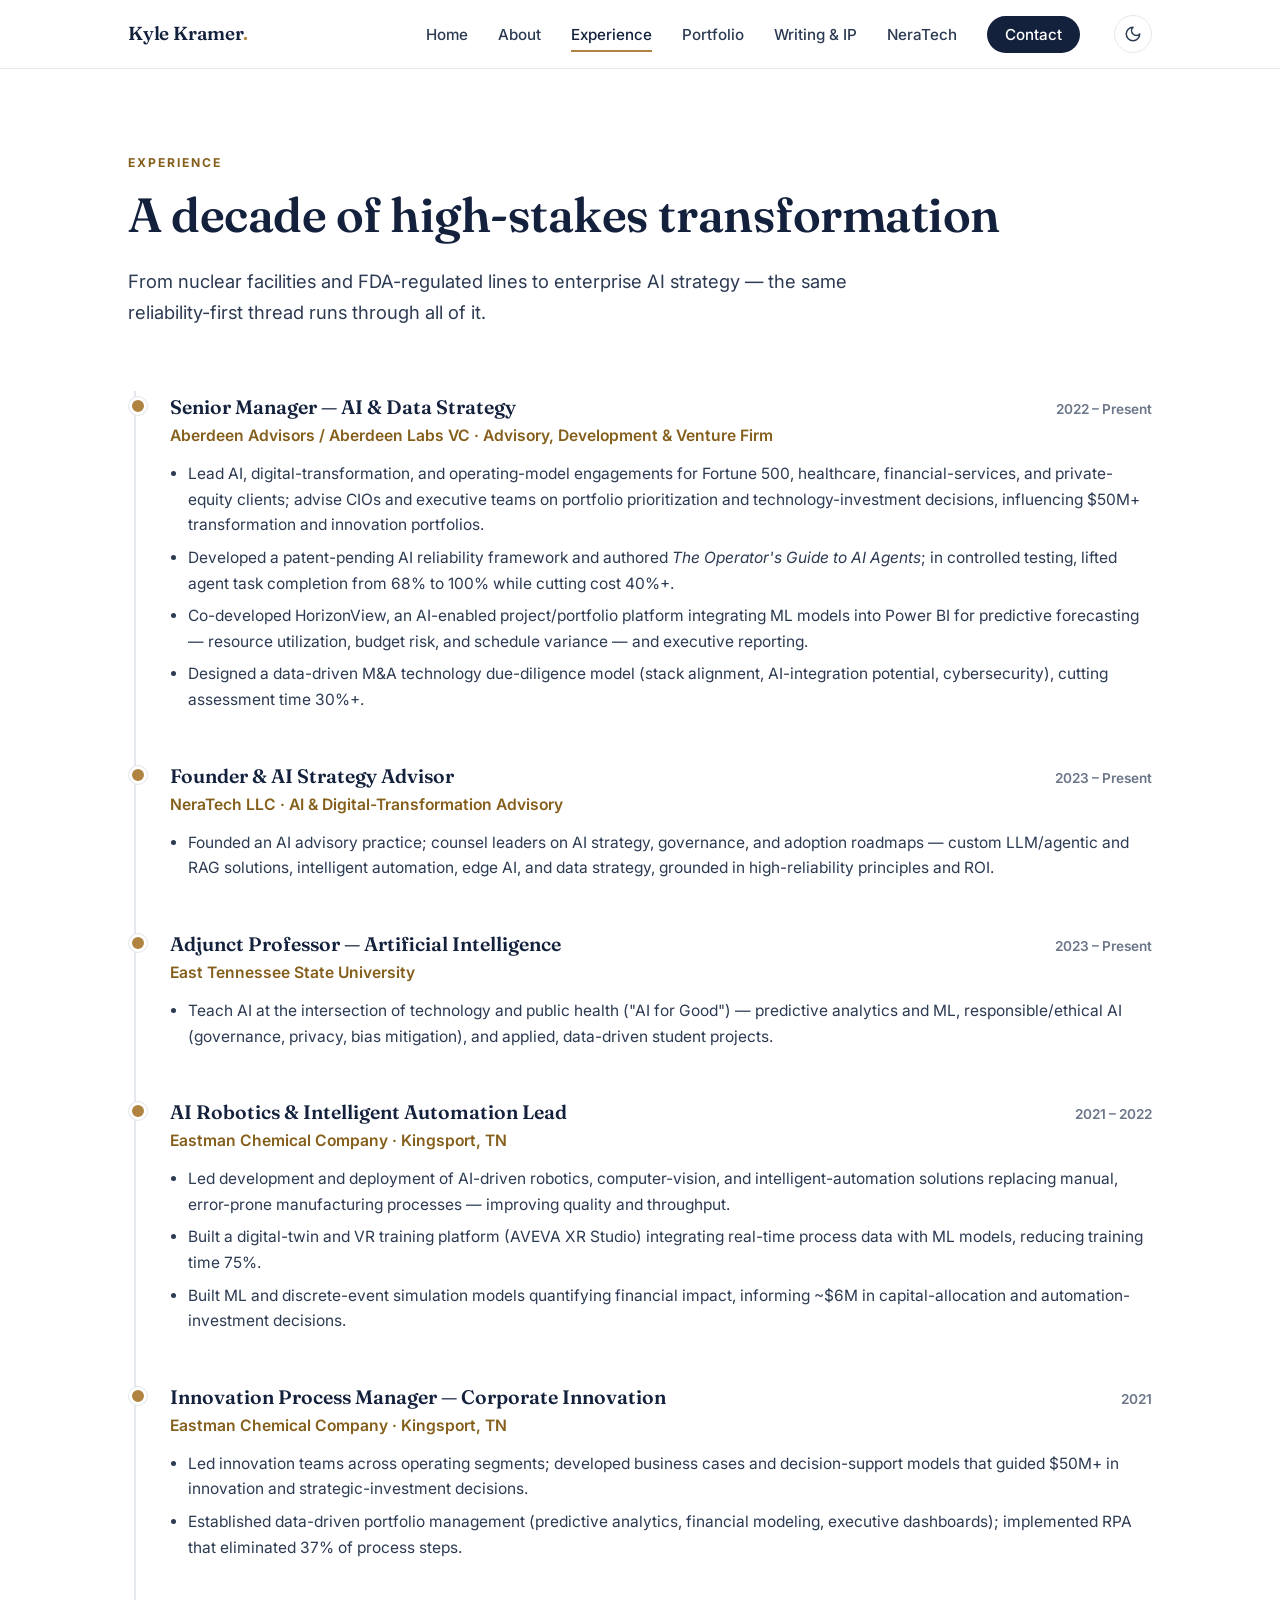
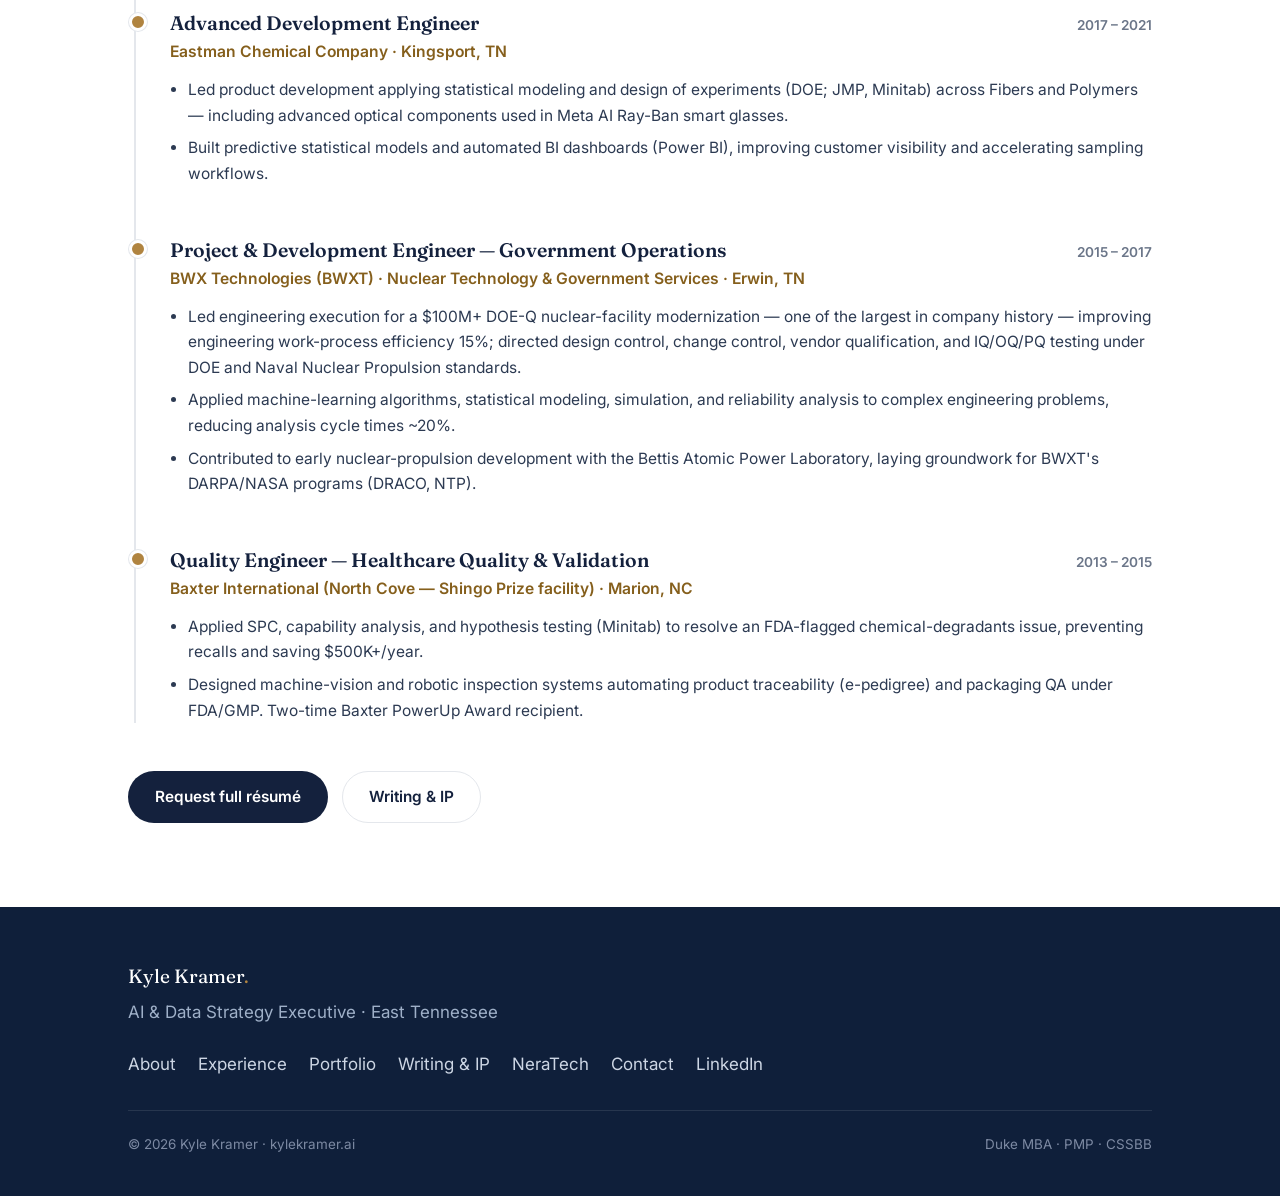
<file: experience.html>
<!DOCTYPE html>
<html lang="en">
<head>
  <script>(function(){var d=document.documentElement;d.classList.add('js');try{var t=localStorage.getItem('kk-theme');if(t==='dark'||(!t&&window.matchMedia&&window.matchMedia('(prefers-color-scheme:dark)').matches))d.classList.add('dark');}catch(e){}})();</script>
  <meta charset="UTF-8">
  <meta name="viewport" content="width=device-width, initial-scale=1.0">
  <title>Experience — Kyle Kramer</title>
  <meta name="description" content="Kyle Kramer's career: AI &amp; data strategy at Aberdeen Advisors, AI robotics at Eastman, nuclear engineering at BWXT, healthcare quality at Baxter, and more.">
  <meta property="og:type" content="website">
  <meta property="og:site_name" content="Kyle Kramer">
  <meta property="og:title" content="Experience — Kyle Kramer">
  <meta property="og:description" content="Kyle Kramer's career: AI &amp; data strategy at Aberdeen Advisors, AI robotics at Eastman, nuclear engineering at BWXT, healthcare quality at Baxter, and more.">
  <meta property="og:url" content="https://www.kylekramer.ai/experience">
  <meta property="og:image" content="https://www.kylekramer.ai/images/kyle-kramer.jpg">
  <meta name="twitter:card" content="summary_large_image">
  <meta name="twitter:image" content="https://www.kylekramer.ai/images/kyle-kramer.jpg">
  <link rel="canonical" href="https://www.kylekramer.ai/experience">
  <script type="application/ld+json">
  {
    "@context": "https://schema.org",
    "@type": "WebPage",
    "@id": "https://www.kylekramer.ai/experience#webpage",
    "url": "https://www.kylekramer.ai/experience",
    "name": "Experience — Kyle Kramer",
    "description": "Kyle Kramer's career: AI & data strategy at Aberdeen Advisors, AI robotics at Eastman, nuclear engineering at BWXT, healthcare quality at Baxter, and more.",
    "isPartOf": { "@type": "WebSite", "@id": "https://www.kylekramer.ai/#website", "url": "https://www.kylekramer.ai/", "name": "Kyle Kramer" },
    "about": { "@type": "Person", "@id": "https://www.kylekramer.ai/#person", "name": "Kyle Kramer", "url": "https://www.kylekramer.ai/" }
  }
  </script>
  <link rel="preconnect" href="https://fonts.googleapis.com">
  <link rel="preconnect" href="https://fonts.gstatic.com" crossorigin>
  <link href="https://fonts.googleapis.com/css2?family=Fraunces:opsz,wght@9..144,500;9..144,600;9..144,700&family=Inter:wght@400;500;600;700&display=swap" rel="stylesheet">
  <link rel="stylesheet" href="styles.css">
</head>
<body>

  <nav class="nav">
    <div class="nav-inner">
      <a class="brand" href="index.html">Kyle Kramer<span class="dot">.</span></a>
      <button class="nav-toggle" aria-label="Menu" onclick="document.getElementById('navlinks').classList.toggle('open')">
        <span></span><span></span><span></span>
      </button>
      <ul class="nav-links" id="navlinks">
        <li><a href="index.html">Home</a></li>
        <li><a href="about.html">About</a></li>
        <li><a href="experience.html" class="active">Experience</a></li>
        <li><a href="portfolio.html">Portfolio</a></li>
        <li><a href="writing.html">Writing &amp; IP</a></li>
        <li><a href="neratech.html">NeraTech</a></li>
        <li><a href="contact.html" class="nav-cta">Contact</a></li>
        <li><button class="theme-toggle" type="button" aria-label="Switch to dark mode"><svg class="ico-moon" viewBox="0 0 24 24" fill="none" stroke="currentColor" stroke-width="2" stroke-linecap="round" stroke-linejoin="round"><path d="M12 3a6 6 0 0 0 9 9 9 9 0 1 1-9-9z"/></svg><svg class="ico-sun" viewBox="0 0 24 24" fill="none" stroke="currentColor" stroke-width="2" stroke-linecap="round" stroke-linejoin="round"><circle cx="12" cy="12" r="4"/><path d="M12 2v2M12 20v2M4.9 4.9l1.4 1.4M17.7 17.7l1.4 1.4M2 12h2M20 12h2M4.9 19.1l1.4-1.4M17.7 6.3l1.4-1.4"/></svg></button></li>
      </ul>
    </div>
  </nav>

  <header class="section reveal" style="padding-bottom:36px;">
    <div class="wrap">
      <p class="eyebrow">Experience</p>
      <h1 style="font-size:clamp(2.1rem,4.4vw,3rem);">A decade of high-stakes transformation</h1>
      <p class="lead">From nuclear facilities and FDA-regulated lines to enterprise AI strategy — the same reliability-first thread runs through all of it.</p>
    </div>
  </header>

  <section class="section reveal" style="padding-top:8px;">
    <div class="wrap">
      <div class="timeline">

        <div class="tl-item">
          <div class="tl-head">
            <span class="tl-role">Senior Manager — AI &amp; Data Strategy</span>
            <span class="tl-date">2022 – Present</span>
          </div>
          <div class="tl-org">Aberdeen Advisors / Aberdeen Labs VC · Advisory, Development &amp; Venture Firm</div>
          <ul>
            <li>Lead AI, digital-transformation, and operating-model engagements for Fortune 500, healthcare, financial-services, and private-equity clients; advise CIOs and executive teams on portfolio prioritization and technology-investment decisions, influencing $50M+ transformation and innovation portfolios.</li>
            <li>Developed a patent-pending AI reliability framework and authored <em>The Operator's Guide to AI Agents</em>; in controlled testing, lifted agent task completion from 68% to 100% while cutting cost 40%+.</li>
            <li>Co-developed HorizonView, an AI-enabled project/portfolio platform integrating ML models into Power BI for predictive forecasting — resource utilization, budget risk, and schedule variance — and executive reporting.</li>
            <li>Designed a data-driven M&amp;A technology due-diligence model (stack alignment, AI-integration potential, cybersecurity), cutting assessment time 30%+.</li>
          </ul>
        </div>

        <div class="tl-item">
          <div class="tl-head">
            <span class="tl-role">Founder &amp; AI Strategy Advisor</span>
            <span class="tl-date">2023 – Present</span>
          </div>
          <div class="tl-org">NeraTech LLC · AI &amp; Digital-Transformation Advisory</div>
          <ul>
            <li>Founded an AI advisory practice; counsel leaders on AI strategy, governance, and adoption roadmaps — custom LLM/agentic and RAG solutions, intelligent automation, edge AI, and data strategy, grounded in high-reliability principles and ROI.</li>
          </ul>
        </div>

        <div class="tl-item">
          <div class="tl-head">
            <span class="tl-role">Adjunct Professor — Artificial Intelligence</span>
            <span class="tl-date">2023 – Present</span>
          </div>
          <div class="tl-org">East Tennessee State University</div>
          <ul>
            <li>Teach AI at the intersection of technology and public health ("AI for Good") — predictive analytics and ML, responsible/ethical AI (governance, privacy, bias mitigation), and applied, data-driven student projects.</li>
          </ul>
        </div>

        <div class="tl-item">
          <div class="tl-head">
            <span class="tl-role">AI Robotics &amp; Intelligent Automation Lead</span>
            <span class="tl-date">2021 – 2022</span>
          </div>
          <div class="tl-org">Eastman Chemical Company · Kingsport, TN</div>
          <ul>
            <li>Led development and deployment of AI-driven robotics, computer-vision, and intelligent-automation solutions replacing manual, error-prone manufacturing processes — improving quality and throughput.</li>
            <li>Built a digital-twin and VR training platform (AVEVA XR Studio) integrating real-time process data with ML models, reducing training time 75%.</li>
            <li>Built ML and discrete-event simulation models quantifying financial impact, informing ~$6M in capital-allocation and automation-investment decisions.</li>
          </ul>
        </div>

        <div class="tl-item">
          <div class="tl-head">
            <span class="tl-role">Innovation Process Manager — Corporate Innovation</span>
            <span class="tl-date">2021</span>
          </div>
          <div class="tl-org">Eastman Chemical Company · Kingsport, TN</div>
          <ul>
            <li>Led innovation teams across operating segments; developed business cases and decision-support models that guided $50M+ in innovation and strategic-investment decisions.</li>
            <li>Established data-driven portfolio management (predictive analytics, financial modeling, executive dashboards); implemented RPA that eliminated 37% of process steps.</li>
          </ul>
        </div>

        <div class="tl-item">
          <div class="tl-head">
            <span class="tl-role">Advanced Development Engineer</span>
            <span class="tl-date">2017 – 2021</span>
          </div>
          <div class="tl-org">Eastman Chemical Company · Kingsport, TN</div>
          <ul>
            <li>Led product development applying statistical modeling and design of experiments (DOE; JMP, Minitab) across Fibers and Polymers — including advanced optical components used in Meta AI Ray-Ban smart glasses.</li>
            <li>Built predictive statistical models and automated BI dashboards (Power BI), improving customer visibility and accelerating sampling workflows.</li>
          </ul>
        </div>

        <div class="tl-item">
          <div class="tl-head">
            <span class="tl-role">Project &amp; Development Engineer — Government Operations</span>
            <span class="tl-date">2015 – 2017</span>
          </div>
          <div class="tl-org">BWX Technologies (BWXT) · Nuclear Technology &amp; Government Services · Erwin, TN</div>
          <ul>
            <li>Led engineering execution for a $100M+ DOE-Q nuclear-facility modernization — one of the largest in company history — improving engineering work-process efficiency 15%; directed design control, change control, vendor qualification, and IQ/OQ/PQ testing under DOE and Naval Nuclear Propulsion standards.</li>
            <li>Applied machine-learning algorithms, statistical modeling, simulation, and reliability analysis to complex engineering problems, reducing analysis cycle times ~20%.</li>
            <li>Contributed to early nuclear-propulsion development with the Bettis Atomic Power Laboratory, laying groundwork for BWXT's DARPA/NASA programs (DRACO, NTP).</li>
          </ul>
        </div>

        <div class="tl-item">
          <div class="tl-head">
            <span class="tl-role">Quality Engineer — Healthcare Quality &amp; Validation</span>
            <span class="tl-date">2013 – 2015</span>
          </div>
          <div class="tl-org">Baxter International (North Cove — Shingo Prize facility) · Marion, NC</div>
          <ul>
            <li>Applied SPC, capability analysis, and hypothesis testing (Minitab) to resolve an FDA-flagged chemical-degradants issue, preventing recalls and saving $500K+/year.</li>
            <li>Designed machine-vision and robotic inspection systems automating product traceability (e-pedigree) and packaging QA under FDA/GMP. Two-time Baxter PowerUp Award recipient.</li>
          </ul>
        </div>

      </div>

      <div class="hero-actions" style="margin-top:48px;">
        <a class="btn btn-primary" href="contact.html">Request full résumé</a>
        <a class="btn btn-ghost" href="writing.html">Writing &amp; IP</a>
      </div>
    </div>
  </section>

  <footer class="footer">
    <div class="wrap">
      <div class="footer-inner">
        <div>
          <div class="brand-f">Kyle Kramer<span class="dot">.</span></div>
          <div>AI &amp; Data Strategy Executive · East Tennessee</div>
        </div>
        <div class="footer-links">
          <a href="about.html">About</a>
          <a href="experience.html">Experience</a>
          <a href="portfolio.html">Portfolio</a>
          <a href="writing.html">Writing &amp; IP</a>
          <a href="neratech.html">NeraTech</a>
          <a href="contact.html">Contact</a>
          <a href="https://linkedin.com/in/kfkramer">LinkedIn</a>
        </div>
      </div>
      <div class="footer-bottom">
        <span>© <span id="yr"></span> Kyle Kramer · kylekramer.ai</span>
        <span>Duke MBA · PMP · CSSBB</span>
      </div>
    </div>
  </footer>
  <script src="effects.js"></script>
</body>
</html>
</file>
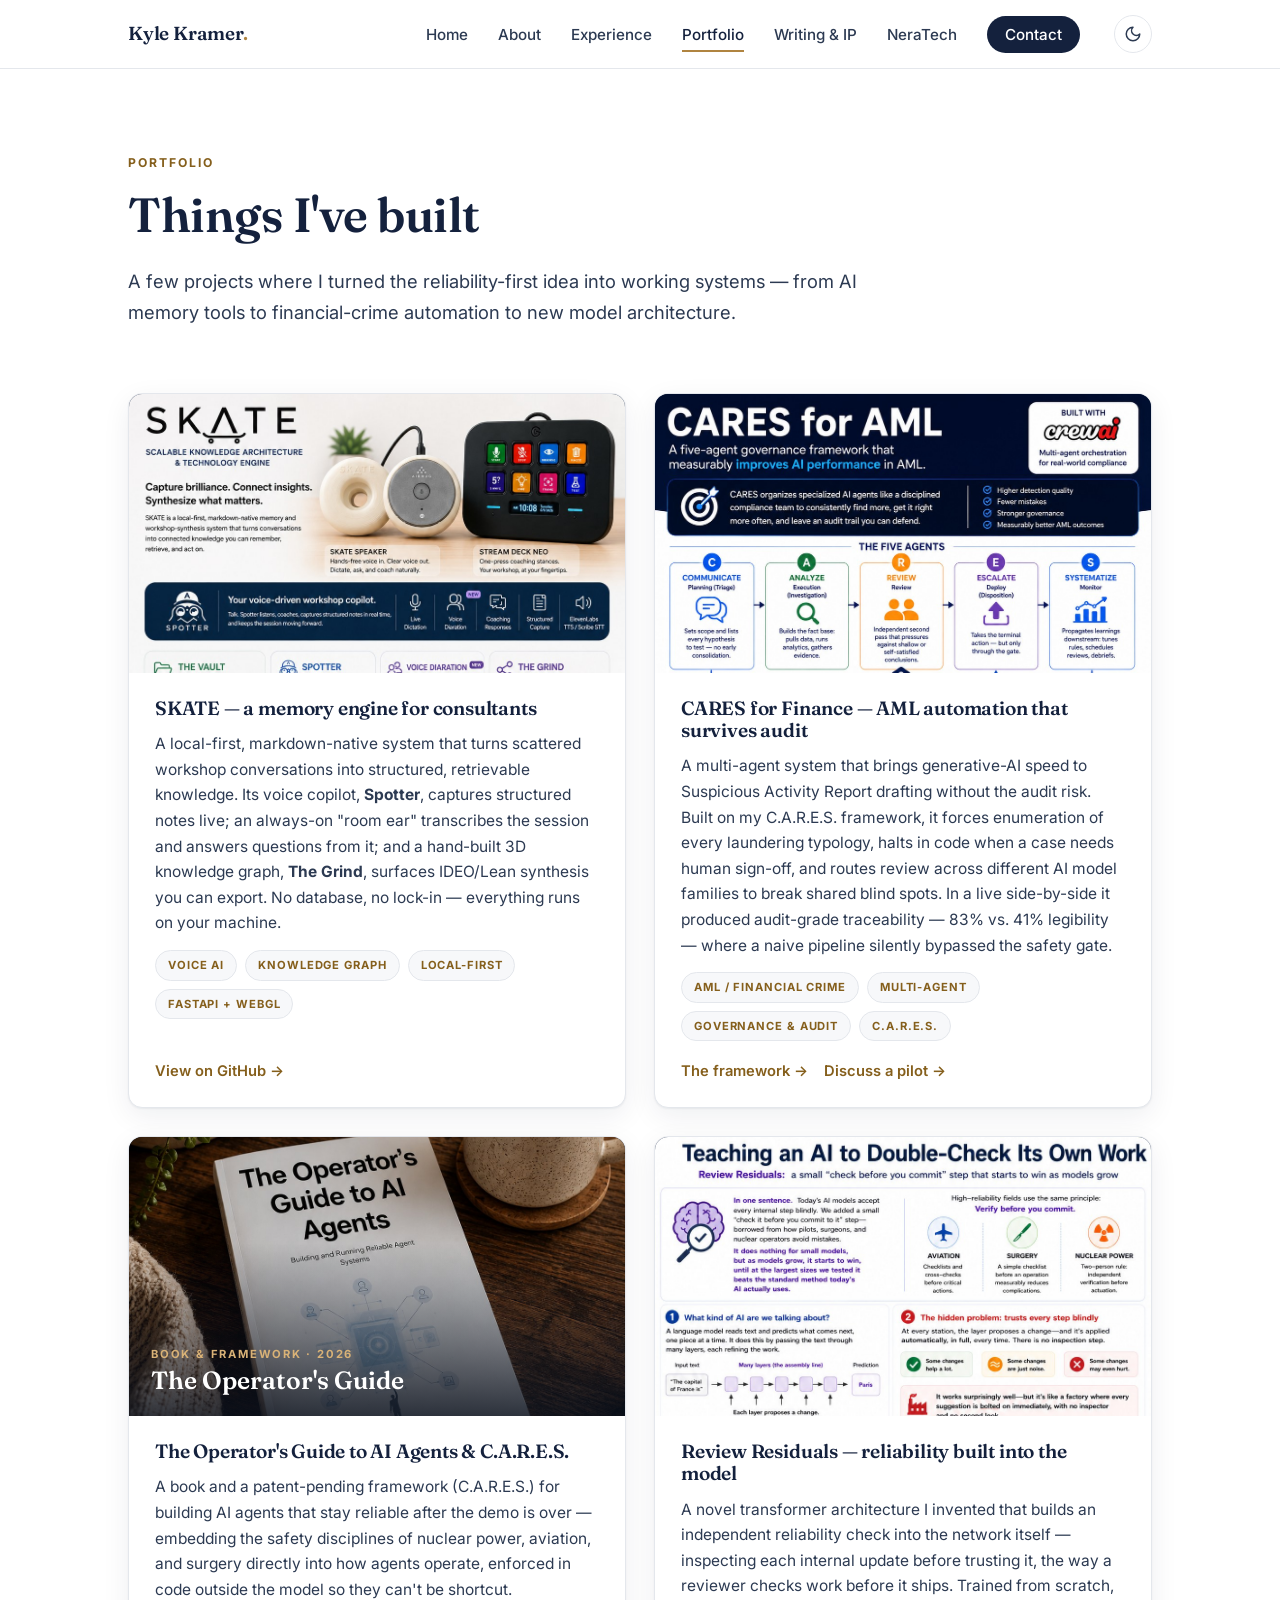
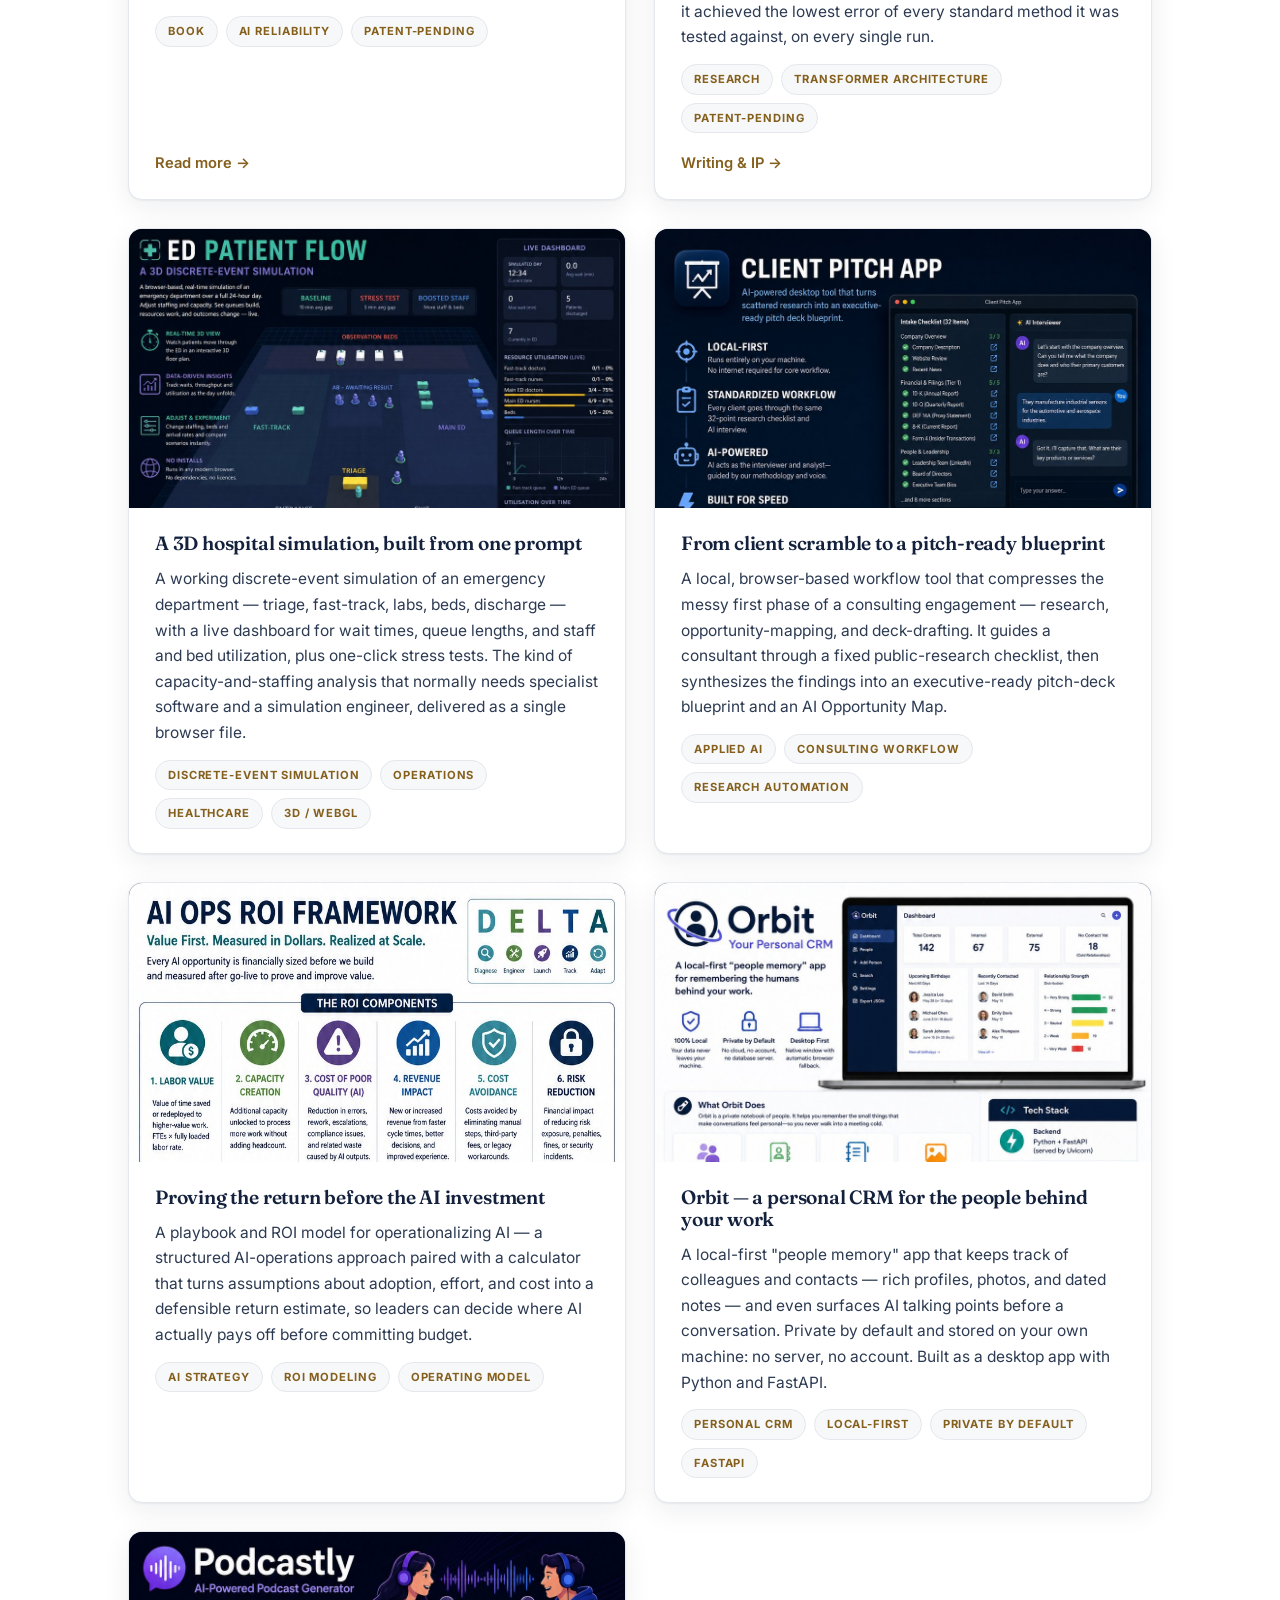
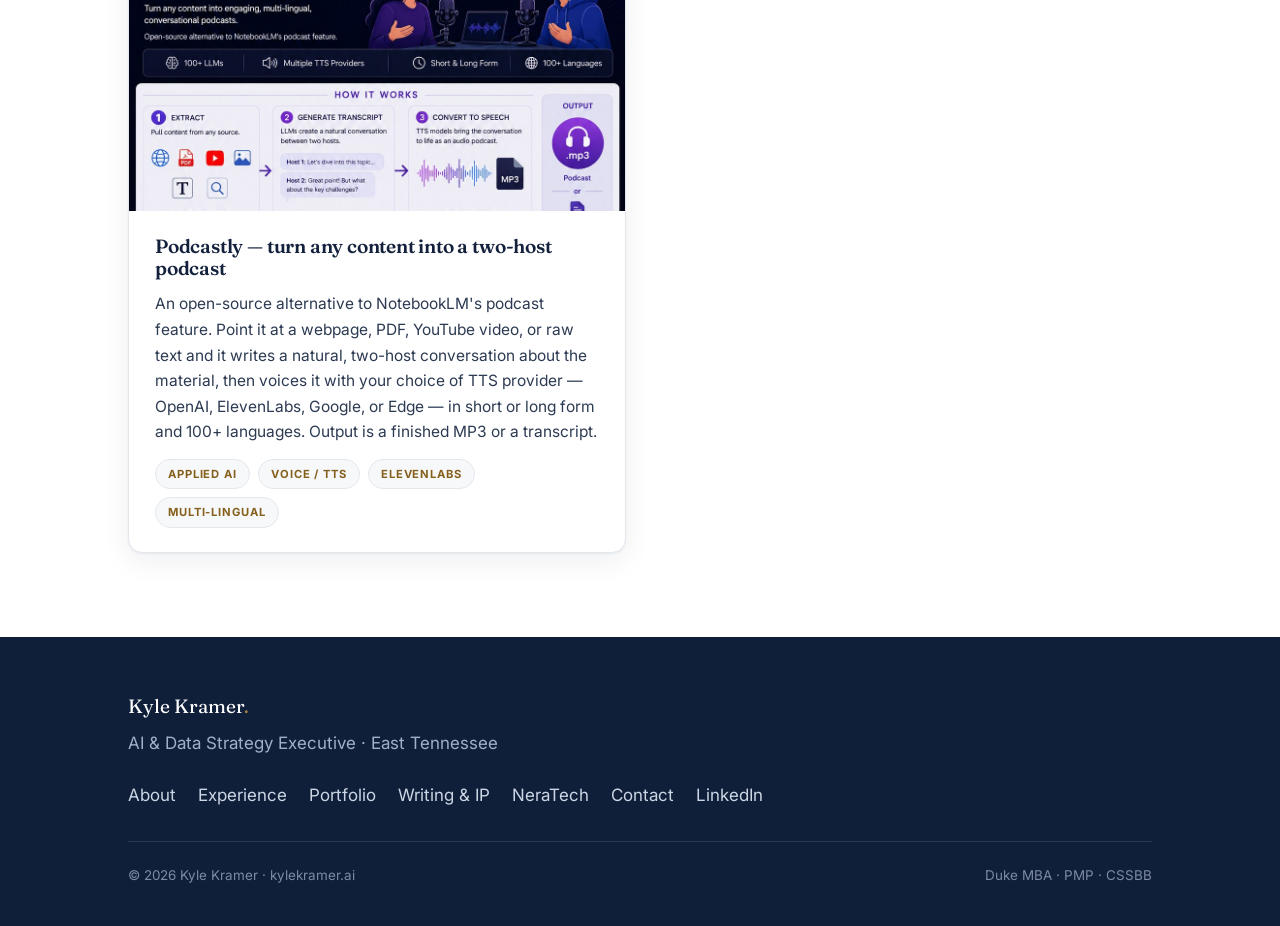
<file: portfolio.html>
<!DOCTYPE html>
<html lang="en">
<head>
  <script>(function(){var d=document.documentElement;d.classList.add('js');try{var t=localStorage.getItem('kk-theme');if(t==='dark'||(!t&&window.matchMedia&&window.matchMedia('(prefers-color-scheme:dark)').matches))d.classList.add('dark');}catch(e){}})();</script>
  <meta charset="UTF-8">
  <meta name="viewport" content="width=device-width, initial-scale=1.0">
  <title>Portfolio — Kyle Kramer</title>
  <meta name="description" content="Selected work by Kyle Kramer — SKATE, CARES for Finance, The Operator's Guide to AI Agents, and Review Residuals.">
  <meta property="og:type" content="website">
  <meta property="og:site_name" content="Kyle Kramer">
  <meta property="og:title" content="Portfolio — Kyle Kramer">
  <meta property="og:description" content="Selected work by Kyle Kramer — SKATE, CARES for Finance, The Operator's Guide to AI Agents, and Review Residuals.">
  <meta property="og:url" content="https://www.kylekramer.ai/portfolio">
  <meta property="og:image" content="https://www.kylekramer.ai/images/kyle-kramer.jpg">
  <meta name="twitter:card" content="summary_large_image">
  <meta name="twitter:image" content="https://www.kylekramer.ai/images/kyle-kramer.jpg">
  <link rel="canonical" href="https://www.kylekramer.ai/portfolio">
  <script type="application/ld+json">
  {
    "@context": "https://schema.org",
    "@type": "WebPage",
    "@id": "https://www.kylekramer.ai/portfolio#webpage",
    "url": "https://www.kylekramer.ai/portfolio",
    "name": "Portfolio — Kyle Kramer",
    "description": "Selected work by Kyle Kramer — SKATE, CARES for Finance, The Operator's Guide to AI Agents, and Review Residuals.",
    "isPartOf": { "@type": "WebSite", "@id": "https://www.kylekramer.ai/#website", "url": "https://www.kylekramer.ai/", "name": "Kyle Kramer" },
    "about": { "@type": "Person", "@id": "https://www.kylekramer.ai/#person", "name": "Kyle Kramer", "url": "https://www.kylekramer.ai/" }
  }
  </script>
  <link rel="preconnect" href="https://fonts.googleapis.com">
  <link rel="preconnect" href="https://fonts.gstatic.com" crossorigin>
  <link href="https://fonts.googleapis.com/css2?family=Fraunces:opsz,wght@9..144,500;9..144,600;9..144,700&family=Inter:wght@400;500;600;700&display=swap" rel="stylesheet">
  <link rel="stylesheet" href="styles.css">
</head>
<body>

  <nav class="nav">
    <div class="nav-inner">
      <a class="brand" href="index.html">Kyle Kramer<span class="dot">.</span></a>
      <button class="nav-toggle" aria-label="Menu" onclick="document.getElementById('navlinks').classList.toggle('open')">
        <span></span><span></span><span></span>
      </button>
      <ul class="nav-links" id="navlinks">
        <li><a href="index.html">Home</a></li>
        <li><a href="about.html">About</a></li>
        <li><a href="experience.html">Experience</a></li>
        <li><a href="portfolio.html" class="active">Portfolio</a></li>
        <li><a href="writing.html">Writing &amp; IP</a></li>
        <li><a href="neratech.html">NeraTech</a></li>
        <li><a href="contact.html" class="nav-cta">Contact</a></li>
        <li><button class="theme-toggle" type="button" aria-label="Switch to dark mode"><svg class="ico-moon" viewBox="0 0 24 24" fill="none" stroke="currentColor" stroke-width="2" stroke-linecap="round" stroke-linejoin="round"><path d="M12 3a6 6 0 0 0 9 9 9 9 0 1 1-9-9z"/></svg><svg class="ico-sun" viewBox="0 0 24 24" fill="none" stroke="currentColor" stroke-width="2" stroke-linecap="round" stroke-linejoin="round"><circle cx="12" cy="12" r="4"/><path d="M12 2v2M12 20v2M4.9 4.9l1.4 1.4M17.7 17.7l1.4 1.4M2 12h2M20 12h2M4.9 19.1l1.4-1.4M17.7 6.3l1.4-1.4"/></svg></button></li>
      </ul>
    </div>
  </nav>

  <header class="section reveal" style="padding-bottom:30px;">
    <div class="wrap">
      <p class="eyebrow">Portfolio</p>
      <h1 style="font-size:clamp(2.1rem,4.4vw,3rem);">Things I've built</h1>
      <p class="lead">A few projects where I turned the reliability-first idea into working systems — from AI memory tools to financial-crime automation to new model architecture.</p>
    </div>
  </header>

  <section class="section reveal" style="padding-top:8px;">
    <div class="wrap">
      <div class="pf-grid">

        <article class="pf-card">
          <a class="pf-cover contain" href="images/skate-info.jpg" data-gallery="images/skate-info.jpg::SKATE — system overview||images/skate.jpg::Spotter, driven hands-free from an Elgato Stream Deck Neo||images/skate-logo.jpg::SKATE brand mark"><img src="images/skate-info.jpg" alt="SKATE — system overview infographic"></a>
          <div class="pf-body">
            <h3>SKATE — a memory engine for consultants</h3>
            <p>A local-first, markdown-native system that turns scattered workshop conversations into structured, retrievable knowledge. Its voice copilot, <strong>Spotter</strong>, captures structured notes live; an always-on "room ear" transcribes the session and answers questions from it; and a hand-built 3D knowledge graph, <strong>The Grind</strong>, surfaces IDEO/Lean synthesis you can export. No database, no lock-in — everything runs on your machine.</p>
            <div class="pf-tags"><span class="pf-tag">Voice AI</span><span class="pf-tag">Knowledge graph</span><span class="pf-tag">Local-first</span><span class="pf-tag">FastAPI + WebGL</span></div>
            <div class="pf-links"><a href="https://github.com/SixSigmaEngineer/SKATE">View on GitHub →</a></div>
          </div>
        </article>

        <article class="pf-card">
          <a class="pf-cover contain" href="images/cares-info.jpg" data-gallery="images/cares-info.jpg::CARES for AML — framework overview||images/cares-full2.jpg::CARES for AML — full detail"><img src="images/cares-info.jpg" alt="CARES for AML — five-agent governance framework infographic"></a>
          <div class="pf-body">
            <h3>CARES for Finance — AML automation that survives audit</h3>
            <p>A multi-agent system that brings generative-AI speed to Suspicious Activity Report drafting without the audit risk. Built on my C.A.R.E.S. framework, it forces enumeration of every laundering typology, halts in code when a case needs human sign-off, and routes review across different AI model families to break shared blind spots. In a live side-by-side it produced audit-grade traceability — 83% vs. 41% legibility — where a naive pipeline silently bypassed the safety gate.</p>
            <div class="pf-tags"><span class="pf-tag">AML / financial crime</span><span class="pf-tag">Multi-agent</span><span class="pf-tag">Governance &amp; audit</span><span class="pf-tag">C.A.R.E.S.</span></div>
            <div class="pf-links"><a href="writing.html">The framework →</a><a href="contact.html">Discuss a pilot →</a></div>
          </div>
        </article>

        <article class="pf-card">
          <a class="pf-cover" href="images/book.jpg" data-gallery="images/book.jpg::The Operator's Guide to AI Agents||images/cares-framework.jpg::The C.A.R.E.S. framework — reliability operating system for AI agents"><img src="images/book.jpg" alt="The Operator's Guide to AI Agents"><div><div class="pf-kicker">Book &amp; framework · 2026</div><div class="pf-name">The Operator's Guide</div></div></a>
          <div class="pf-body">
            <h3>The Operator's Guide to AI Agents &amp; C.A.R.E.S.</h3>
            <p>A book and a patent-pending framework (C.A.R.E.S.) for building AI agents that stay reliable after the demo is over — embedding the safety disciplines of nuclear power, aviation, and surgery directly into how agents operate, enforced in code outside the model so they can't be shortcut.</p>
            <div class="pf-tags"><span class="pf-tag">Book</span><span class="pf-tag">AI reliability</span><span class="pf-tag">Patent-pending</span></div>
            <div class="pf-links"><a href="writing.html">Read more →</a></div>
          </div>
        </article>

        <article class="pf-card">
          <a class="pf-cover contain" href="images/review-residuals.jpg" data-gallery="images/review-residuals.jpg::Review Residuals — teaching an AI to double-check its own work"><img src="images/review-residuals.jpg" alt="Review Residuals infographic"></a>
          <div class="pf-body">
            <h3>Review Residuals — reliability built into the model</h3>
            <p>A novel transformer architecture I invented that builds an independent reliability check into the network itself — inspecting each internal update before trusting it, the way a reviewer checks work before it ships. Trained from scratch, it achieved the lowest error of every standard method it was tested against, on every single run.</p>
            <div class="pf-tags"><span class="pf-tag">Research</span><span class="pf-tag">Transformer architecture</span><span class="pf-tag">Patent-pending</span></div>
            <div class="pf-links"><a href="writing.html">Writing &amp; IP →</a></div>
          </div>
        </article>

        <article class="pf-card">
          <a class="pf-cover contain" href="images/ed-sim.jpg" data-gallery="images/ed-sim.jpg::ED Patient Flow — a 3D discrete-event simulation"><img src="images/ed-sim.jpg" alt="ED Patient Flow simulation infographic"></a>
          <div class="pf-body">
            <h3>A 3D hospital simulation, built from one prompt</h3>
            <p>A working discrete-event simulation of an emergency department — triage, fast-track, labs, beds, discharge — with a live dashboard for wait times, queue lengths, and staff and bed utilization, plus one-click stress tests. The kind of capacity-and-staffing analysis that normally needs specialist software and a simulation engineer, delivered as a single browser file.</p>
            <div class="pf-tags"><span class="pf-tag">Discrete-event simulation</span><span class="pf-tag">Operations</span><span class="pf-tag">Healthcare</span><span class="pf-tag">3D / WebGL</span></div>
          </div>
        </article>

        <article class="pf-card">
          <a class="pf-cover contain" href="images/intake-info.jpg" data-gallery="images/intake-info.jpg::Client Intake Cockpit — overview||images/intake-full.jpg::Client Intake Cockpit — full detail"><img src="images/intake-info.jpg" alt="Client Intake Cockpit infographic"></a>
          <div class="pf-body">
            <h3>From client scramble to a pitch-ready blueprint</h3>
            <p>A local, browser-based workflow tool that compresses the messy first phase of a consulting engagement — research, opportunity-mapping, and deck-drafting. It guides a consultant through a fixed public-research checklist, then synthesizes the findings into an executive-ready pitch-deck blueprint and an AI Opportunity Map.</p>
            <div class="pf-tags"><span class="pf-tag">Applied AI</span><span class="pf-tag">Consulting workflow</span><span class="pf-tag">Research automation</span></div>
          </div>
        </article>

        <article class="pf-card">
          <a class="pf-cover contain" href="images/ai-ops-roi.jpg" data-gallery="images/ai-ops-roi.jpg::AI Ops ROI Framework (DELTA)"><img src="images/ai-ops-roi.jpg" alt="AI Ops ROI Framework infographic"></a>
          <div class="pf-body">
            <h3>Proving the return before the AI investment</h3>
            <p>A playbook and ROI model for operationalizing AI — a structured AI-operations approach paired with a calculator that turns assumptions about adoption, effort, and cost into a defensible return estimate, so leaders can decide where AI actually pays off before committing budget.</p>
            <div class="pf-tags"><span class="pf-tag">AI strategy</span><span class="pf-tag">ROI modeling</span><span class="pf-tag">Operating model</span></div>
          </div>
        </article>

        <article class="pf-card">
          <a class="pf-cover contain" href="images/orbit.jpg" data-gallery="images/orbit.jpg::Orbit — your personal CRM"><img src="images/orbit.jpg" alt="Orbit — personal CRM infographic"></a>
          <div class="pf-body">
            <h3>Orbit — a personal CRM for the people behind your work</h3>
            <p>A local-first "people memory" app that keeps track of colleagues and contacts — rich profiles, photos, and dated notes — and even surfaces AI talking points before a conversation. Private by default and stored on your own machine: no server, no account. Built as a desktop app with Python and FastAPI.</p>
            <div class="pf-tags"><span class="pf-tag">Personal CRM</span><span class="pf-tag">Local-first</span><span class="pf-tag">Private by default</span><span class="pf-tag">FastAPI</span></div>
          </div>
        </article>

        <article class="pf-card">
          <a class="pf-cover contain" href="images/podcastly.jpg" data-gallery="images/podcastly.jpg::Podcastly — AI-powered podcast generator"><img src="images/podcastly.jpg" alt="Podcastly — AI podcast generator infographic"></a>
          <div class="pf-body">
            <h3>Podcastly — turn any content into a two-host podcast</h3>
            <p>An open-source alternative to NotebookLM's podcast feature. Point it at a webpage, PDF, YouTube video, or raw text and it writes a natural, two-host conversation about the material, then voices it with your choice of TTS provider — OpenAI, ElevenLabs, Google, or Edge — in short or long form and 100+ languages. Output is a finished MP3 or a transcript.</p>
            <div class="pf-tags"><span class="pf-tag">Applied AI</span><span class="pf-tag">Voice / TTS</span><span class="pf-tag">ElevenLabs</span><span class="pf-tag">Multi-lingual</span></div>
          </div>
        </article>

      </div>
    </div>
  </section>

  <footer class="footer">
    <div class="wrap">
      <div class="footer-inner">
        <div>
          <div class="brand-f">Kyle Kramer<span class="dot">.</span></div>
          <div>AI &amp; Data Strategy Executive · East Tennessee</div>
        </div>
        <div class="footer-links">
          <a href="about.html">About</a>
          <a href="experience.html">Experience</a>
          <a href="portfolio.html">Portfolio</a>
          <a href="writing.html">Writing &amp; IP</a>
          <a href="neratech.html">NeraTech</a>
          <a href="contact.html">Contact</a>
          <a href="https://linkedin.com/in/kfkramer">LinkedIn</a>
        </div>
      </div>
      <div class="footer-bottom">
        <span>© <span id="yr"></span> Kyle Kramer · kylekramer.ai</span>
        <span>Duke MBA · PMP · CSSBB</span>
      </div>
    </div>
  </footer>
  <!-- LIGHTBOX -->
  <div class="lightbox" id="lightbox" aria-hidden="true" role="dialog" aria-label="Project gallery">
    <button class="lb-close" id="lbClose" type="button" aria-label="Close">&times;</button>
    <button class="lb-nav lb-prev" id="lbPrev" type="button" aria-label="Previous">&lsaquo;</button>
    <div class="lb-stage" id="lbStage"><img class="lb-img" id="lbImg" alt=""></div>
    <button class="lb-nav lb-next" id="lbNext" type="button" aria-label="Next">&rsaquo;</button>
    <div class="lb-cap" id="lbCap"></div>
    <div class="lb-count" id="lbCount"></div>
  </div>

  <script src="effects.js"></script>
</body>
</html>
</file>
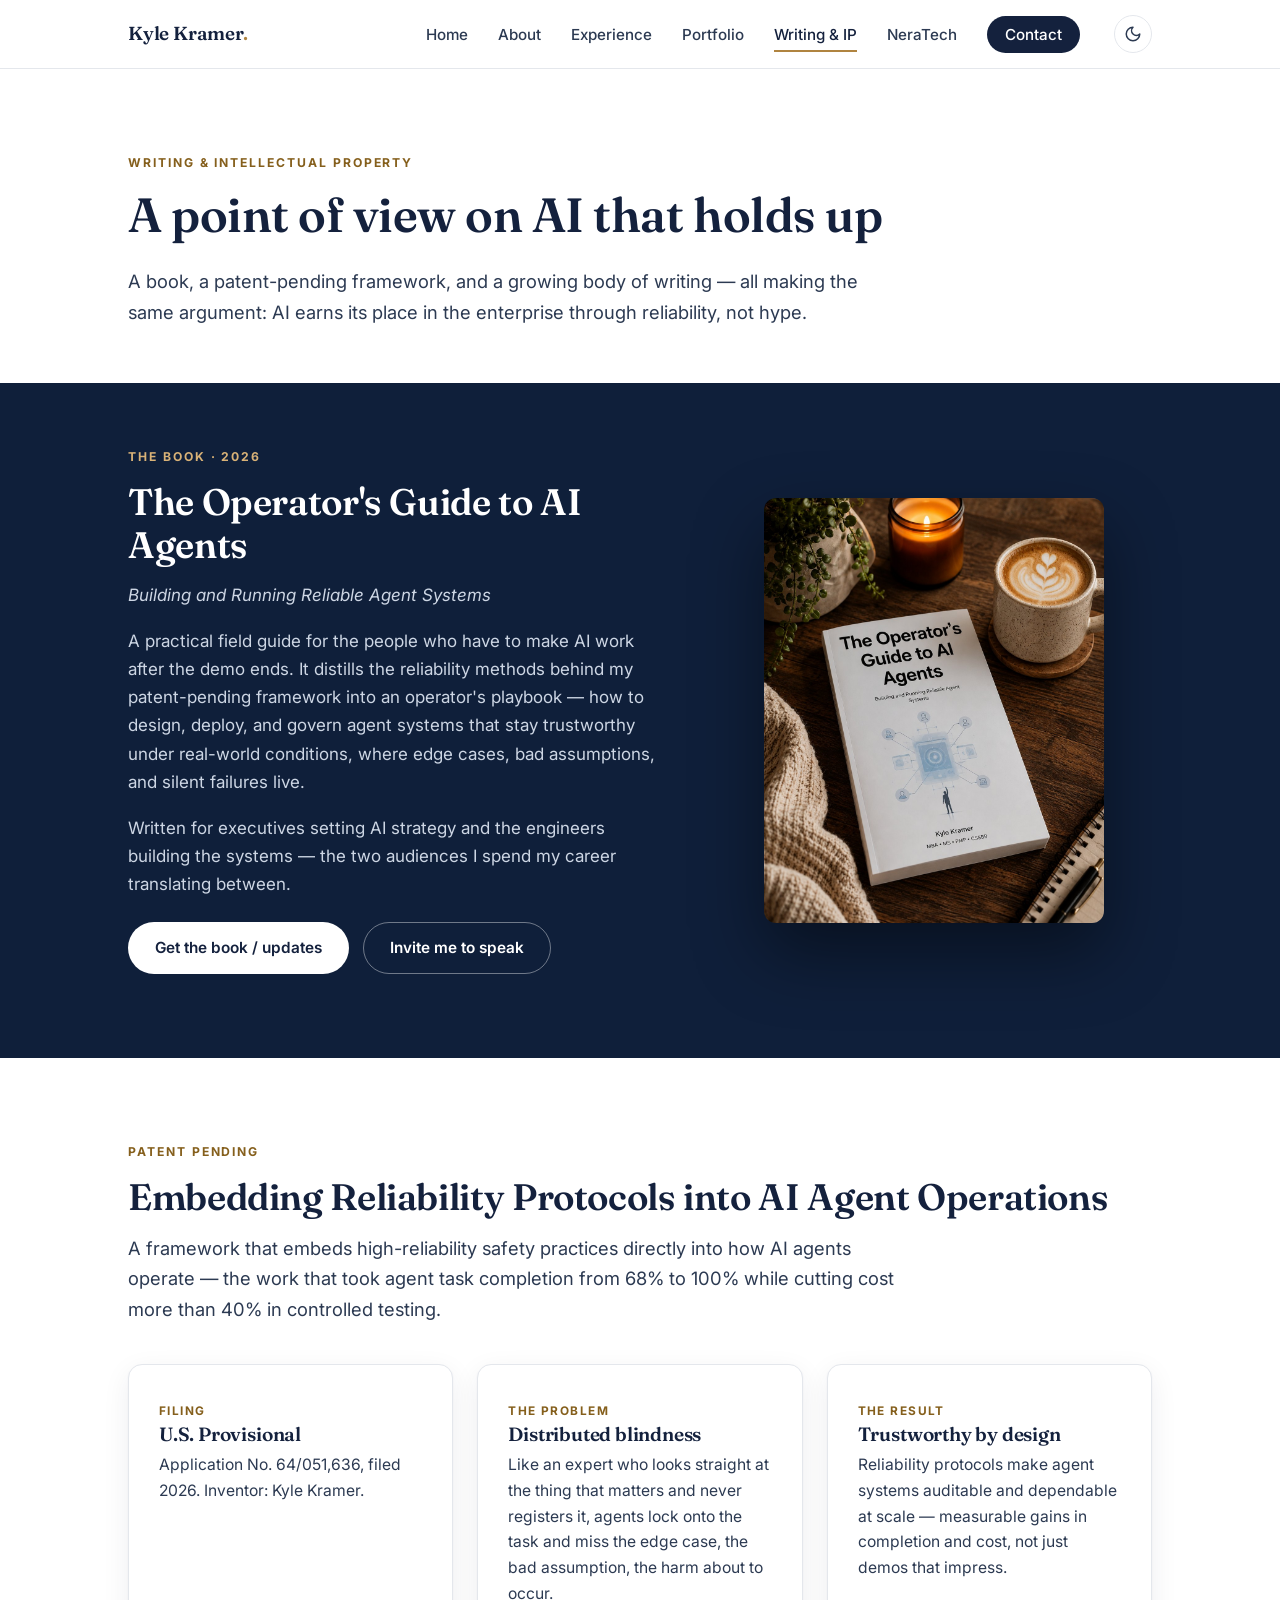
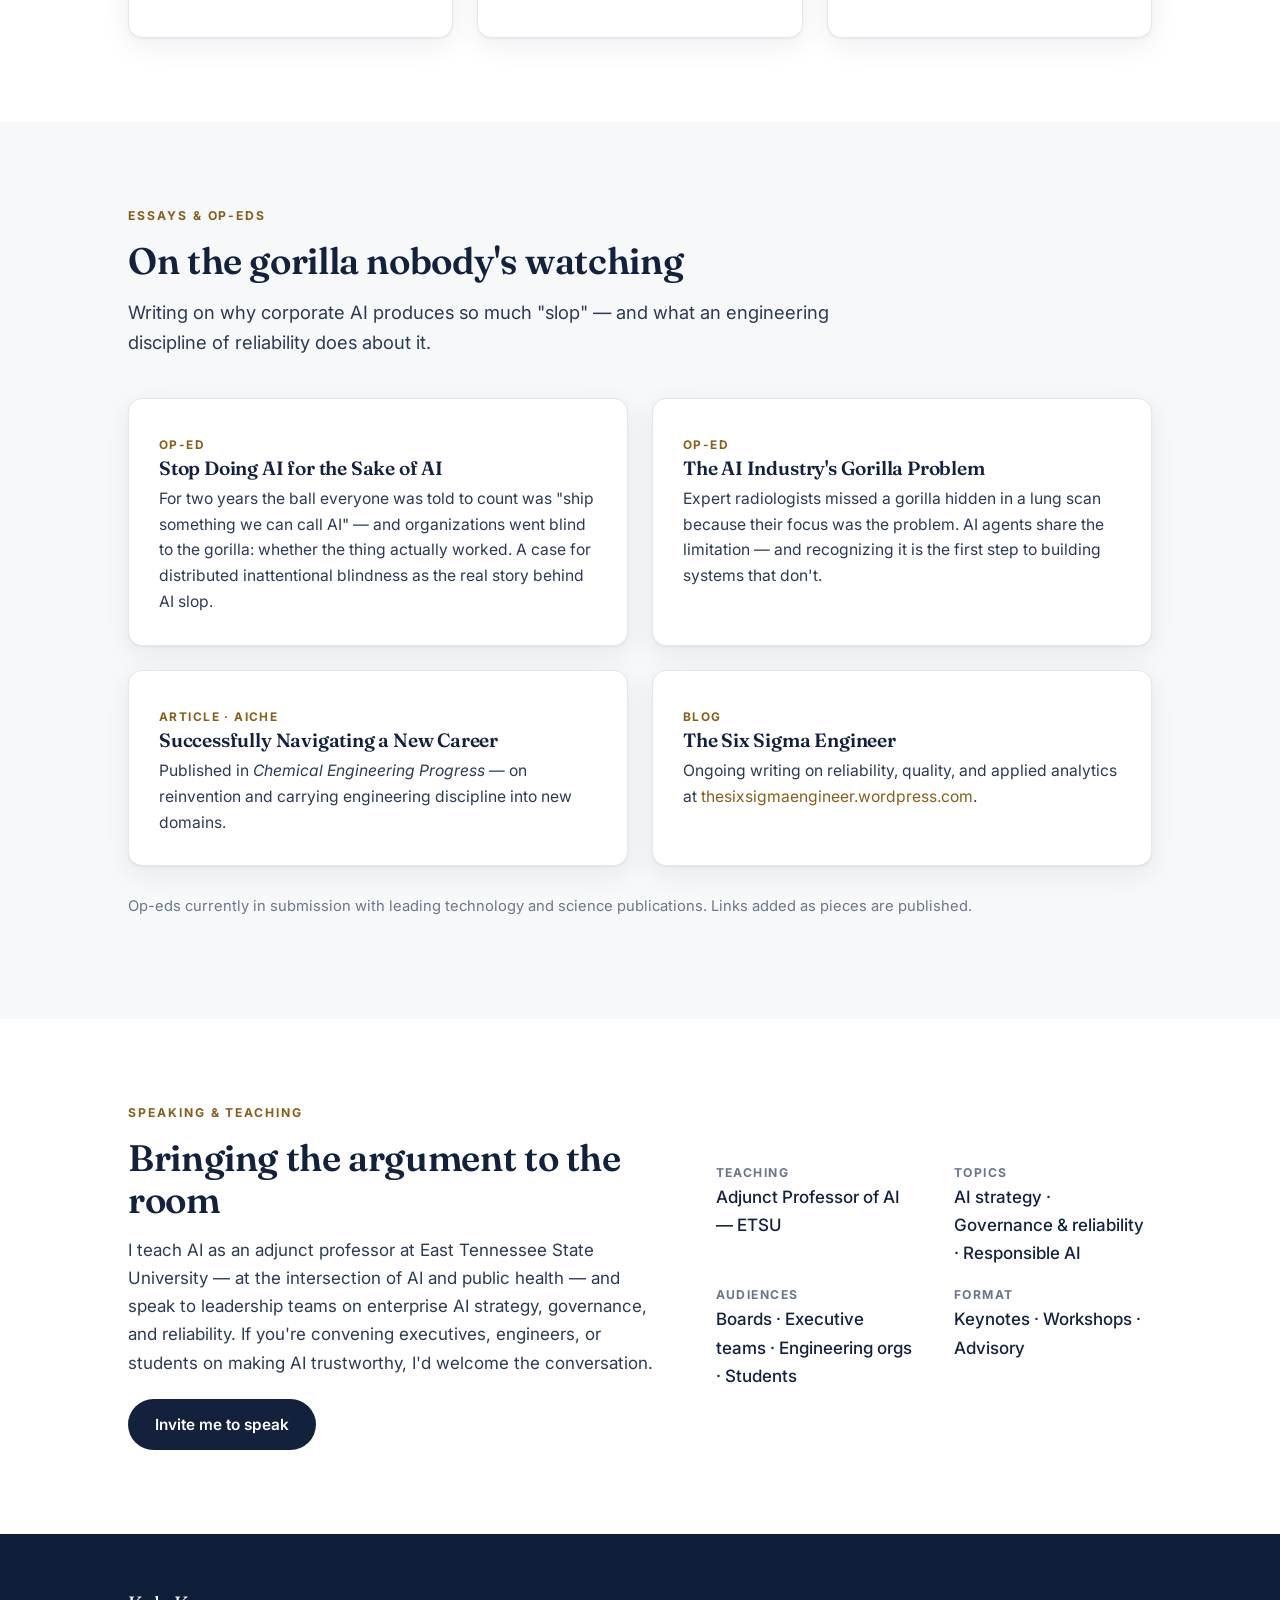
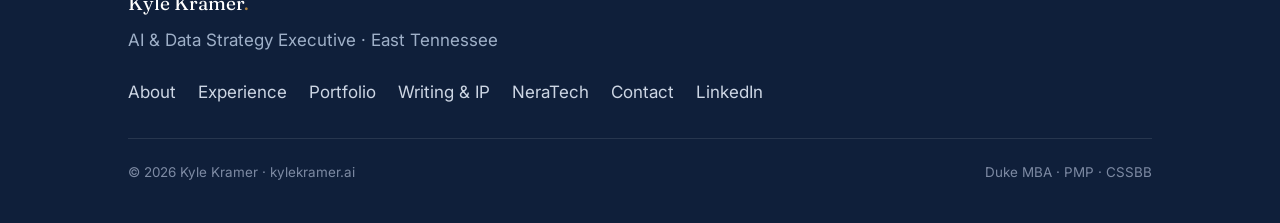
<file: writing.html>
<!DOCTYPE html>
<html lang="en">
<head>
  <script>(function(){var d=document.documentElement;d.classList.add('js');try{var t=localStorage.getItem('kk-theme');if(t==='dark'||(!t&&window.matchMedia&&window.matchMedia('(prefers-color-scheme:dark)').matches))d.classList.add('dark');}catch(e){}})();</script>
  <meta charset="UTF-8">
  <meta name="viewport" content="width=device-width, initial-scale=1.0">
  <title>Writing &amp; IP — Kyle Kramer</title>
  <meta name="description" content="The Operator's Guide to AI Agents, a patent-pending AI reliability framework, and op-eds on enterprise AI by Kyle Kramer.">
  <meta property="og:type" content="website">
  <meta property="og:site_name" content="Kyle Kramer">
  <meta property="og:title" content="Writing &amp; IP — Kyle Kramer">
  <meta property="og:description" content="The Operator's Guide to AI Agents, a patent-pending AI reliability framework, and op-eds on enterprise AI by Kyle Kramer.">
  <meta property="og:url" content="https://www.kylekramer.ai/writing">
  <meta property="og:image" content="https://www.kylekramer.ai/images/kyle-kramer.jpg">
  <meta name="twitter:card" content="summary_large_image">
  <meta name="twitter:image" content="https://www.kylekramer.ai/images/kyle-kramer.jpg">
  <link rel="canonical" href="https://www.kylekramer.ai/writing">
  <script type="application/ld+json">
  {
    "@context": "https://schema.org",
    "@type": "WebPage",
    "@id": "https://www.kylekramer.ai/writing#webpage",
    "url": "https://www.kylekramer.ai/writing",
    "name": "Writing & IP — Kyle Kramer",
    "description": "The Operator's Guide to AI Agents, a patent-pending AI reliability framework, and op-eds on enterprise AI by Kyle Kramer.",
    "isPartOf": { "@type": "WebSite", "@id": "https://www.kylekramer.ai/#website", "url": "https://www.kylekramer.ai/", "name": "Kyle Kramer" },
    "about": { "@type": "Person", "@id": "https://www.kylekramer.ai/#person", "name": "Kyle Kramer", "url": "https://www.kylekramer.ai/" }
  }
  </script>
  <link rel="preconnect" href="https://fonts.googleapis.com">
  <link rel="preconnect" href="https://fonts.gstatic.com" crossorigin>
  <link href="https://fonts.googleapis.com/css2?family=Fraunces:opsz,wght@9..144,500;9..144,600;9..144,700&family=Inter:wght@400;500;600;700&display=swap" rel="stylesheet">
  <link rel="stylesheet" href="styles.css">
</head>
<body>

  <nav class="nav">
    <div class="nav-inner">
      <a class="brand" href="index.html">Kyle Kramer<span class="dot">.</span></a>
      <button class="nav-toggle" aria-label="Menu" onclick="document.getElementById('navlinks').classList.toggle('open')">
        <span></span><span></span><span></span>
      </button>
      <ul class="nav-links" id="navlinks">
        <li><a href="index.html">Home</a></li>
        <li><a href="about.html">About</a></li>
        <li><a href="experience.html">Experience</a></li>
        <li><a href="portfolio.html">Portfolio</a></li>
        <li><a href="writing.html" class="active">Writing &amp; IP</a></li>
        <li><a href="neratech.html">NeraTech</a></li>
        <li><a href="contact.html" class="nav-cta">Contact</a></li>
        <li><button class="theme-toggle" type="button" aria-label="Switch to dark mode"><svg class="ico-moon" viewBox="0 0 24 24" fill="none" stroke="currentColor" stroke-width="2" stroke-linecap="round" stroke-linejoin="round"><path d="M12 3a6 6 0 0 0 9 9 9 9 0 1 1-9-9z"/></svg><svg class="ico-sun" viewBox="0 0 24 24" fill="none" stroke="currentColor" stroke-width="2" stroke-linecap="round" stroke-linejoin="round"><circle cx="12" cy="12" r="4"/><path d="M12 2v2M12 20v2M4.9 4.9l1.4 1.4M17.7 17.7l1.4 1.4M2 12h2M20 12h2M4.9 19.1l1.4-1.4M17.7 6.3l1.4-1.4"/></svg></button></li>
      </ul>
    </div>
  </nav>

  <header class="section reveal" style="padding-bottom:36px;">
    <div class="wrap">
      <p class="eyebrow">Writing &amp; Intellectual Property</p>
      <h1 style="font-size:clamp(2.1rem,4.4vw,3rem);">A point of view on AI that holds up</h1>
      <p class="lead">A book, a patent-pending framework, and a growing body of writing — all making the same argument: AI earns its place in the enterprise through reliability, not hype.</p>
    </div>
  </header>

  <!-- BOOK -->
  <section class="section feature-dark reveal" style="padding-top:64px;">
    <div class="wrap">
      <div class="feature-grid">
        <div>
          <p class="eyebrow">The Book · 2026</p>
          <h2>The Operator's Guide to AI Agents</h2>
          <p style="color:#cdd6e4;"><em>Building and Running Reliable Agent Systems</em></p>
          <p>A practical field guide for the people who have to make AI work after the demo ends. It distills the reliability methods behind my patent-pending framework into an operator's playbook — how to design, deploy, and govern agent systems that stay trustworthy under real-world conditions, where edge cases, bad assumptions, and silent failures live.</p>
          <p>Written for executives setting AI strategy and the engineers building the systems — the two audiences I spend my career translating between.</p>
          <div class="hero-actions" style="margin-top:24px;">
            <a class="btn btn-light" href="contact.html">Get the book / updates</a>
            <a class="btn btn-outline-light" href="contact.html">Invite me to speak</a>
          </div>
        </div>
        <div class="book-photo-wrap" data-tilt>
          <img class="book-photo" src="images/book.jpg" alt="The Operator's Guide to AI Agents by Kyle Kramer" width="340" height="425">
          <span class="tilt-shine"></span>
        </div>
      </div>
    </div>
  </section>

  <!-- PATENT -->
  <section class="section reveal">
    <div class="wrap">
      <p class="eyebrow">Patent Pending</p>
      <h2>Embedding Reliability Protocols into AI Agent Operations</h2>
      <p class="lead">A framework that embeds high-reliability safety practices directly into how AI agents operate — the work that took agent task completion from 68% to 100% while cutting cost more than 40% in controlled testing.</p>
      <div class="grid grid-3 mt-40">
        <div class="card">
          <span class="tag">Filing</span>
          <h3>U.S. Provisional</h3>
          <p>Application No. 64/051,636, filed 2026. Inventor: Kyle Kramer.</p>
        </div>
        <div class="card">
          <span class="tag">The problem</span>
          <h3>Distributed blindness</h3>
          <p>Like an expert who looks straight at the thing that matters and never registers it, agents lock onto the task and miss the edge case, the bad assumption, the harm about to occur.</p>
        </div>
        <div class="card">
          <span class="tag">The result</span>
          <h3>Trustworthy by design</h3>
          <p>Reliability protocols make agent systems auditable and dependable at scale — measurable gains in completion and cost, not just demos that impress.</p>
        </div>
      </div>
    </div>
  </section>

  <!-- OP-EDS / WRITING -->
  <section class="section tint reveal">
    <div class="wrap">
      <p class="eyebrow">Essays &amp; Op-Eds</p>
      <h2>On the gorilla nobody's watching</h2>
      <p class="lead">Writing on why corporate AI produces so much "slop" — and what an engineering discipline of reliability does about it.</p>
      <div class="grid grid-2 mt-40">
        <div class="card">
          <span class="tag">Op-Ed</span>
          <h3>Stop Doing AI for the Sake of AI</h3>
          <p>For two years the ball everyone was told to count was "ship something we can call AI" — and organizations went blind to the gorilla: whether the thing actually worked. A case for distributed inattentional blindness as the real story behind AI slop.</p>
        </div>
        <div class="card">
          <span class="tag">Op-Ed</span>
          <h3>The AI Industry's Gorilla Problem</h3>
          <p>Expert radiologists missed a gorilla hidden in a lung scan because their focus was the problem. AI agents share the limitation — and recognizing it is the first step to building systems that don't.</p>
        </div>
        <div class="card">
          <span class="tag">Article · AIChE</span>
          <h3>Successfully Navigating a New Career</h3>
          <p>Published in <em>Chemical Engineering Progress</em> — on reinvention and carrying engineering discipline into new domains.</p>
        </div>
        <div class="card">
          <span class="tag">Blog</span>
          <h3>The Six Sigma Engineer</h3>
          <p>Ongoing writing on reliability, quality, and applied analytics at <a href="https://thesixsigmaengineer.wordpress.com">thesixsigmaengineer.wordpress.com</a>.</p>
        </div>
      </div>
      <p style="margin-top:28px;color:var(--muted);font-size:.92rem;">Op-eds currently in submission with leading technology and science publications. Links added as pieces are published.</p>
    </div>
  </section>

  <!-- SPEAKING / TEACHING -->
  <section class="section reveal">
    <div class="wrap">
      <div class="feature-grid">
        <div>
          <p class="eyebrow">Speaking &amp; Teaching</p>
          <h2>Bringing the argument to the room</h2>
          <p>I teach AI as an adjunct professor at East Tennessee State University — at the intersection of AI and public health — and speak to leadership teams on enterprise AI strategy, governance, and reliability. If you're convening executives, engineers, or students on making AI trustworthy, I'd welcome the conversation.</p>
          <div class="hero-actions" style="margin-top:22px;">
            <a class="btn btn-primary" href="contact.html">Invite me to speak</a>
          </div>
        </div>
        <div>
          <div class="facts">
            <div class="fact"><div class="k">Teaching</div><div class="v">Adjunct Professor of AI — ETSU</div></div>
            <div class="fact"><div class="k">Topics</div><div class="v">AI strategy · Governance &amp; reliability · Responsible AI</div></div>
            <div class="fact"><div class="k">Audiences</div><div class="v">Boards · Executive teams · Engineering orgs · Students</div></div>
            <div class="fact"><div class="k">Format</div><div class="v">Keynotes · Workshops · Advisory</div></div>
          </div>
        </div>
      </div>
    </div>
  </section>

  <footer class="footer">
    <div class="wrap">
      <div class="footer-inner">
        <div>
          <div class="brand-f">Kyle Kramer<span class="dot">.</span></div>
          <div>AI &amp; Data Strategy Executive · East Tennessee</div>
        </div>
        <div class="footer-links">
          <a href="about.html">About</a>
          <a href="experience.html">Experience</a>
          <a href="portfolio.html">Portfolio</a>
          <a href="writing.html">Writing &amp; IP</a>
          <a href="neratech.html">NeraTech</a>
          <a href="contact.html">Contact</a>
          <a href="https://linkedin.com/in/kfkramer">LinkedIn</a>
        </div>
      </div>
      <div class="footer-bottom">
        <span>© <span id="yr"></span> Kyle Kramer · kylekramer.ai</span>
        <span>Duke MBA · PMP · CSSBB</span>
      </div>
    </div>
  </footer>
  <script src="effects.js"></script>
</body>
</html>
</file>
<file: styles.css>
/* ============================================================
   kylekramer.ai  —  shared stylesheet
   Clean, executive theme: navy + warm gold accent
   ============================================================ */

:root {
  --ink:        #14213d;
  --ink-soft:   #2c3a52;
  --muted:      #6b7689;
  --line:       #e4e7ec;
  --bg:         #ffffff;
  --bg-tint:    #f7f8fa;
  --bg-navy:    #0f1f3a;
  --accent:     #b08440;   /* warm gold — UI / large text */
  --accent-dk:  #855f1c;   /* darker gold — body links / small text (AA on white) */
  --radius:     14px;
  --maxw:       1080px;
  --shadow:     0 1px 2px rgba(20,33,61,.06), 0 8px 28px rgba(20,33,61,.07);
  --serif: "Fraunces", Georgia, "Times New Roman", serif;
  --sans:  "Inter", -apple-system, BlinkMacSystemFont, "Segoe UI", Roboto, Helvetica, Arial, sans-serif;
}

* { box-sizing: border-box; }
html { scroll-behavior: smooth; }

body {
  margin: 0;
  font-family: var(--sans);
  color: var(--ink-soft);
  background: var(--bg);
  line-height: 1.65;
  font-size: 17px;
  -webkit-font-smoothing: antialiased;
}

h1, h2, h3, h4 {
  font-family: var(--serif);
  color: var(--ink);
  font-weight: 600;
  line-height: 1.15;
  letter-spacing: -0.01em;
  margin: 0 0 .5em;
}
p { margin: 0 0 1.1em; }

a { color: var(--accent-dk); text-decoration: none; transition: color .2s ease; }
a:hover { color: var(--accent); text-decoration: underline; }

a:focus-visible,
button:focus-visible,
input:focus-visible,
textarea:focus-visible,
.btn:focus-visible {
  outline: 3px solid var(--accent);
  outline-offset: 2px;
  border-radius: 4px;
}
button, .btn, .nav-toggle, [onclick] { cursor: pointer; }

.wrap { max-width: var(--maxw); margin: 0 auto; padding: 0 28px; }

/* ---------- Navigation ---------- */
.nav {
  position: sticky; top: 0; z-index: 50;
  background: rgba(255,255,255,.88);
  backdrop-filter: saturate(180%) blur(12px);
  border-bottom: 1px solid var(--line);
}
.nav-inner {
  max-width: var(--maxw); margin: 0 auto; padding: 0 28px;
  display: flex; align-items: center; justify-content: space-between; height: 68px;
}
.brand { font-family: var(--serif); font-weight: 600; font-size: 1.18rem; color: var(--ink); letter-spacing: -0.01em; }
.brand:hover { text-decoration: none; color: var(--ink); }
.brand .dot { color: var(--accent); }
.nav-links { display: flex; gap: 30px; align-items: center; list-style: none; margin: 0; padding: 0; }
.nav-links a { color: var(--ink-soft); font-size: .95rem; font-weight: 500; padding: 6px 0; position: relative; }
.nav-links a:hover { color: var(--ink); text-decoration: none; }
.nav-links a.active { color: var(--ink); }
.nav-links a.active::after {
  content: ""; position: absolute; left: 0; right: 0; bottom: -2px; height: 2px; background: var(--accent);
}
.nav-cta { background: var(--ink); color: #fff !important; padding: 9px 18px !important; border-radius: 999px; font-size: .9rem; }
.nav-cta:hover { background: var(--accent-dk); text-decoration: none; }
.nav-toggle { display: none; background: none; border: 0; cursor: pointer; padding: 8px; }
.nav-toggle span { display: block; width: 22px; height: 2px; background: var(--ink); margin: 4px 0; transition: .2s; }

/* ---------- Buttons ---------- */
.btn {
  display: inline-block; padding: 12px 26px; border-radius: 999px;
  font-weight: 600; font-size: .96rem; cursor: pointer; border: 1px solid transparent;
  transition: transform .12s ease, background .2s ease;
}
.btn:hover { text-decoration: none; transform: translateY(-1px); }
.btn-primary { background: var(--ink); color: #fff; }
.btn-primary:hover { background: var(--accent-dk); color: #fff; }
.btn-ghost { background: transparent; color: var(--ink); border-color: var(--line); }
.btn-ghost:hover { border-color: var(--ink); color: var(--ink); }
.btn-light { background: #fff; color: #14213d; }
.btn-light:hover { background: #f0f0f0; color: #14213d; }
.btn-outline-light { background: transparent; color: #fff; border-color: rgba(255,255,255,.4); }
.btn-outline-light:hover { border-color: #fff; color: #fff; }

/* ---------- Section scaffolding ---------- */
.section { padding: 84px 0; }
.section.tint { background: var(--bg-tint); }
.eyebrow {
  text-transform: uppercase; letter-spacing: .16em; font-size: .76rem;
  font-weight: 700; color: var(--accent-dk); margin-bottom: 14px; font-family: var(--sans);
}
.section h2 { font-size: clamp(1.7rem, 3vw, 2.3rem); margin-bottom: .4em; }
.lead { font-size: 1.15rem; color: var(--ink-soft); max-width: 64ch; }

/* ---------- Hero ---------- */
.hero { padding: 92px 0 76px; position: relative; overflow: hidden; }
.hero-grid { display: grid; grid-template-columns: 1.25fr .9fr; gap: 56px; align-items: center; }
.hero-photo { position: relative; justify-self: center; }
.hero-photo img {
  width: 100%; max-width: 360px; aspect-ratio: 1/1; object-fit: cover;
  border-radius: 18px; display: block;
  box-shadow: 0 24px 60px rgba(20,33,61,.22); border: 1px solid var(--line);
}
.hero-photo::after {
  content: ""; position: absolute; inset: -14px -14px auto auto; width: 120px; height: 120px;
  border-top: 3px solid var(--accent); border-right: 3px solid var(--accent);
  border-radius: 0 18px 0 0; z-index: -1; opacity: .55;
}
.hero h1 { font-size: clamp(2.3rem, 5.2vw, 3.7rem); margin-bottom: .25em; }
.hero .role { font-family: var(--sans); font-weight: 600; color: var(--accent-dk);
  font-size: 1.05rem; letter-spacing: .02em; margin-bottom: 22px; }
.hero p.lead { font-size: 1.22rem; margin-bottom: 30px; }
.hero-actions { display: flex; gap: 14px; flex-wrap: wrap; }
.meta-row { display: flex; flex-wrap: wrap; gap: 10px 26px; margin-top: 34px; color: var(--muted); font-size: .92rem; font-weight: 500; }
.meta-row span { display: inline-flex; align-items: center; gap: 8px; }
.meta-row .dot { width: 5px; height: 5px; border-radius: 50%; background: var(--accent); display: inline-block; }

/* ---------- Stat strip ---------- */
.stats { display: grid; grid-template-columns: repeat(4, 1fr); gap: 28px; }
.stats-3 { grid-template-columns: repeat(3, 1fr); max-width: 820px; }
.stat .num { font-family: var(--serif); font-size: 2.4rem; color: var(--ink); font-weight: 600; line-height: 1; }
.stat .num .accent { color: var(--accent); }
.stat .label { font-size: .92rem; color: var(--muted); margin-top: 8px; }

/* ---------- Cards ---------- */
.grid { display: grid; gap: 24px; }
.grid-2 { grid-template-columns: repeat(2, 1fr); }
.grid-3 { grid-template-columns: repeat(3, 1fr); }
.card { background: var(--bg); border: 1px solid var(--line); border-radius: var(--radius); padding: 30px; box-shadow: var(--shadow); }
.card h3 { font-size: 1.2rem; margin-bottom: .35em; }
.card p { color: var(--ink-soft); font-size: .98rem; margin-bottom: 0; }
.card .tag { font-size: .74rem; text-transform: uppercase; letter-spacing: .12em; font-weight: 700; color: var(--accent-dk); }

/* ---------- Feature (dark) block ---------- */
.feature-dark { background: var(--bg-navy); color: #cdd6e4; }
.feature-dark h2, .feature-dark h3 { color: #fff; }
.feature-dark .eyebrow { color: #d9b277; }
.feature-grid { display: grid; grid-template-columns: 1.1fr .9fr; gap: 54px; align-items: center; }

/* ---------- Real book photo + 3D tilt ---------- */
.book-photo-wrap { perspective: 1200px; justify-self: center; position: relative; }
.book-photo {
  width: 100%; max-width: 340px; border-radius: 12px; display: block;
  box-shadow: 0 30px 70px rgba(0,0,0,.45);
  transform: rotateX(0deg) rotateY(0deg);
  transition: transform .25s ease, box-shadow .25s ease; will-change: transform;
}
.book-photo-wrap:hover .book-photo { box-shadow: 0 40px 90px rgba(0,0,0,.55); }
.tilt-shine {
  position: absolute; inset: 0; border-radius: 12px; pointer-events: none;
  background: radial-gradient(circle at var(--mx,50%) var(--my,50%), rgba(255,255,255,.35), transparent 45%);
  opacity: 0; transition: opacity .25s ease;
}
.book-photo-wrap:hover .tilt-shine { opacity: 1; }

/* ---------- Timeline (experience) ---------- */
.timeline { border-left: 2px solid var(--line); margin-left: 6px; padding-left: 0; }
.tl-item { position: relative; padding: 0 0 40px 34px; }
.tl-item::before {
  content: ""; position: absolute; left: -7px; top: 6px; width: 12px; height: 12px;
  border-radius: 50%; background: var(--accent); border: 3px solid #fff; box-shadow: 0 0 0 1px var(--line);
}
.tl-item:last-child { padding-bottom: 0; }
.tl-head { display: flex; flex-wrap: wrap; justify-content: space-between; gap: 4px 18px; align-items: baseline; }
.tl-role { font-family: var(--serif); font-size: 1.22rem; color: var(--ink); font-weight: 600; }
.tl-org { color: var(--accent-dk); font-weight: 600; font-size: .98rem; }
.tl-date { color: var(--muted); font-size: .85rem; font-weight: 600; white-space: nowrap; }
.tl-item ul { margin: 12px 0 0; padding-left: 18px; }
.tl-item li { margin-bottom: 7px; color: var(--ink-soft); font-size: .97rem; }

/* ---------- Facts ---------- */
.facts { display: grid; grid-template-columns: repeat(2,1fr); gap: 18px 40px; }
.fact .k { font-size: .76rem; text-transform: uppercase; letter-spacing: .12em; color: var(--muted); font-weight: 700; }
.fact .v { color: var(--ink); font-weight: 500; }

/* ---------- Pills ---------- */
.pills { display: flex; flex-wrap: wrap; gap: 10px; }
.pill { background: var(--bg-tint); border: 1px solid var(--line); border-radius: 999px; padding: 7px 16px; font-size: .88rem; color: var(--ink-soft); font-weight: 500; }

/* ---------- Contact form ---------- */
.form { display: grid; gap: 16px; }
.form label { font-size: .85rem; font-weight: 600; color: var(--ink); display: block; margin-bottom: 6px; }
.form input, .form textarea {
  width: 100%; padding: 12px 14px; border: 1px solid var(--line); border-radius: 10px;
  font-family: var(--sans); font-size: 1rem; color: var(--ink); background: #fff;
}
.form input:focus, .form textarea:focus { outline: none; border-color: var(--accent); box-shadow: 0 0 0 3px rgba(176,132,64,.15); }
.contact-links { display: grid; gap: 18px; }
.contact-link { display: flex; gap: 14px; align-items: flex-start; }
.contact-link .ic { width: 38px; height: 38px; flex: none; border-radius: 10px; background: var(--bg-tint); display: grid; place-items: center; color: var(--accent-dk); font-weight: 700; border: 1px solid var(--line); }
.contact-link .ic svg { width: 18px; height: 18px; }
.contact-link .k { font-size: .78rem; text-transform: uppercase; letter-spacing: .1em; color: var(--muted); font-weight: 700; }
.contact-link .v { color: var(--ink); font-weight: 500; }

/* ---------- Footer ---------- */
.footer { background: var(--bg-navy); color: #9fb0c8; padding: 54px 0 40px; }
.footer a { color: #cdd6e4; }
.footer a:hover { color: #fff; }
.footer-inner { display: flex; flex-wrap: wrap; justify-content: space-between; gap: 24px; }
.footer .brand-f { font-family: var(--serif); color: #fff; font-size: 1.2rem; margin-bottom: 6px; }
.footer .dot { color: var(--accent); }
.footer-links { display: flex; gap: 22px; flex-wrap: wrap; }
.footer-bottom { border-top: 1px solid rgba(255,255,255,.1); margin-top: 32px; padding-top: 22px; font-size: .84rem; color: #7d8aa3; display: flex; justify-content: space-between; flex-wrap: wrap; gap: 10px; }

/* ---------- Utility ---------- */
.center { text-align: center; }
.center .lead { margin-left: auto; margin-right: auto; }
.mt-40 { margin-top: 40px; }
.divider { height: 1px; background: var(--line); border: 0; margin: 0; }

/* ---------- Scroll reveal (only hidden when JS active) ---------- */
.js .reveal { opacity: 0; transform: translateY(22px); transition: opacity .7s ease, transform .7s ease; }
.js .reveal.in { opacity: 1; transform: none; }


/* ---------- Pull quote (jazz / innovation) ---------- */
.pullquote { border-left: 3px solid var(--accent); padding: 6px 0 6px 26px; margin: 8px 0 28px; }
.pullquote blockquote { font-family: var(--serif); font-size: clamp(1.4rem,2.6vw,1.9rem); color: var(--ink); line-height: 1.25; margin: 0 0 10px; font-weight: 500; }
.pullquote cite { font-style: normal; font-weight: 600; color: var(--accent-dk); font-size: .95rem; }
.pullquote .gloss { color: var(--ink-soft); margin-top: 14px; font-size: 1.08rem; }


/* ---------- CARES proof stat (home featured block) ---------- */
.proof-stat { display: flex; align-items: center; gap: 18px; margin: 24px 0 4px; padding: 18px 20px;
  border: 1px solid rgba(255,255,255,.16); border-radius: 12px; background: rgba(255,255,255,.05); }
.proof-stat .proof-num { font-family: var(--serif); font-size: 2.5rem; font-weight: 600; color: #d9b277; line-height: 1; flex: none; }
.proof-stat .proof-text { color: #cdd6e4; font-size: .95rem; }
@media (max-width: 860px) { .proof-stat { flex-direction: column; align-items: flex-start; gap: 10px; } }


/* ---------- CARES framework block (home) ---------- */
.cares-grid { display: grid; grid-template-columns: .85fr 1.15fr; gap: 40px; align-items: stretch; margin-top: 32px; }
.cares-metric { background: var(--bg-navy); color: #cdd6e4; border-radius: 14px; padding: 36px; display: flex; flex-direction: column; justify-content: center; }
.cares-num { font-family: var(--serif); font-size: 4rem; font-weight: 600; color: #d9b277; line-height: 1; }
.cares-cap { color: #cdd6e4; font-size: .95rem; margin: 16px 0 0; }
.cares-explain { display: flex; flex-direction: column; justify-content: center; }
.cares-explain p { color: var(--ink-soft); }
.cares-letters { font-weight: 500; color: var(--ink); font-size: .98rem; }
.cares-letters strong { color: var(--accent-dk); }
@media (max-width: 860px) { .cares-grid { grid-template-columns: 1fr; gap: 24px; } .cares-num { font-size: 3.2rem; } }


/* ---------- Infographic covers (full, letterboxed, clickable) ---------- */
.pf-cover.contain { background: var(--bg-navy); display: block; padding: 0; cursor: pointer; }
.pf-cover.contain img { object-fit: cover; object-position: top; z-index: 0; }
.pf-cover.contain::after { display: none; }
.pf-cover.contain::before { content: "Expand ↗"; position: absolute; top: 10px; right: 12px; z-index: 2; font-size: .68rem; font-weight: 700; letter-spacing: .08em; text-transform: uppercase; color: #d9b277; background: rgba(10,17,29,.6); padding: 4px 9px; border-radius: 999px; opacity: 0; transition: opacity .2s ease; }
.pf-card:hover .pf-cover.contain::before { opacity: 1; }

/* ---------- Responsive ---------- */
@media (max-width: 860px) {
  .grid-2, .grid-3 { grid-template-columns: 1fr; }
  .feature-grid { grid-template-columns: 1fr; gap: 36px; }
  .hero-grid { grid-template-columns: 1fr; gap: 36px; }
  .hero-photo { order: -1; }
  .hero-photo img { max-width: 240px; }
  .stats { grid-template-columns: repeat(2,1fr); gap: 24px; }
  .stats-3 { grid-template-columns: 1fr; max-width: none; }
  .facts { grid-template-columns: 1fr; }
  .nav-links {
    position: absolute; top: 68px; left: 0; right: 0; flex-direction: column;
    background: #fff; border-bottom: 1px solid var(--line); padding: 18px 28px; gap: 16px; display: none;
  }
  .nav-links.open { display: flex; }
  .nav-toggle { display: block; }
  .section { padding: 60px 0; }
  .hero { padding: 64px 0 52px; }
}

@media (prefers-reduced-motion: reduce) {
  * { animation-duration: .001ms !important; transition-duration: .001ms !important; scroll-behavior: auto !important; }
  .btn:hover { transform: none; }
  .js .reveal { opacity: 1 !important; transform: none !important; }
  .book-photo { transform: none !important; }
}

/* ============================================================
   Interactive add-ons: dark mode · neural hero · gorilla · toggle
   ============================================================ */

/* ---- Neural hero canvas ---- */
#hero-canvas { position: absolute; inset: 0; width: 100%; height: 100%; z-index: 0; pointer-events: none; }
.hero .wrap { position: relative; z-index: 1; }

/* ---- Theme toggle button ---- */
.theme-toggle {
  width: 38px; height: 38px; border-radius: 999px; border: 1px solid var(--line);
  background: transparent; display: inline-grid; place-items: center; color: var(--ink-soft);
  margin-left: 4px; transition: background .2s ease, color .2s ease, border-color .2s ease;
}
.theme-toggle:hover { color: var(--ink); border-color: var(--ink); }
.theme-toggle svg { width: 18px; height: 18px; }
.theme-toggle .ico-moon { display: block; }
.theme-toggle .ico-sun { display: none; }
.dark .theme-toggle .ico-moon { display: none; }
.dark .theme-toggle .ico-sun { display: block; }

/* ---- Gorilla easter egg ---- */
#kk-gorilla {
  position: fixed; left: -180px; bottom: 26px; z-index: 1000; display: flex; align-items: center; gap: 12px;
  transition: transform 1s cubic-bezier(.22,1,.36,1), opacity .6s ease; opacity: 0;
}
#kk-gorilla.go { transform: translateX(220px); opacity: 1; }
#kk-gorilla.bye { transform: translateX(120vw); opacity: 1; transition: transform 1.1s ease-in, opacity .6s ease; }
.kk-gorilla-emoji { font-size: 56px; line-height: 1; filter: drop-shadow(0 6px 14px rgba(0,0,0,.3)); }
.kk-gorilla-note {
  background: var(--ink); color: #fff; padding: 10px 16px; border-radius: 12px; font-size: .9rem;
  max-width: 240px; box-shadow: 0 12px 30px rgba(0,0,0,.3);
}
.kk-gorilla-note a { color: #d9b277; font-weight: 600; white-space: nowrap; }

/* ---- DARK MODE ---- */
.dark {
  --ink:      #eef2f8;
  --ink-soft: #c2ccda;
  --muted:    #8995a8;
  --line:     #273141;
  --bg:       #0d1117;
  --bg-tint:  #131b27;
  --bg-navy:  #0a111d;
  --accent:   #c99a52;
  --accent-dk:#dcb778;
  --shadow:   0 1px 2px rgba(0,0,0,.4), 0 10px 30px rgba(0,0,0,.5);
}
.dark body { background: var(--bg); }
.dark .nav { background: rgba(13,17,23,.85); border-bottom-color: var(--line); }
.dark .nav-cta { background: var(--accent); color: #10182a !important; }
.dark .nav-cta:hover { background: var(--accent-dk); }
.dark .btn-primary { background: var(--accent); color: #10182a; }
.dark .btn-primary:hover { background: var(--accent-dk); color: #10182a; }
.dark .btn-ghost { color: var(--ink); border-color: var(--line); }
.dark .btn-ghost:hover { border-color: var(--ink); color: var(--ink); }
.dark .card { background: var(--bg-tint); }
.dark .pill { background: var(--bg-tint); }
.dark .contact-link .ic { background: var(--bg-tint); }
.dark .form input, .dark .form textarea { background: #0d1117; color: var(--ink); border-color: var(--line); }
.dark .tl-item::before { border-color: var(--bg); }
.dark .hero-photo img { border-color: var(--line); }
.dark .nav-toggle span { background: var(--ink); }

/* ---------- Portfolio page ---------- */
.pf-grid { display: grid; grid-template-columns: repeat(2, 1fr); gap: 28px; margin-top: 8px; }
.pf-card { border: 1px solid var(--line); border-radius: var(--radius); overflow: hidden; background: var(--bg); box-shadow: var(--shadow); display: flex; flex-direction: column; transition: transform .15s ease, box-shadow .2s ease; }
.pf-card:hover { transform: translateY(-3px); box-shadow: 0 10px 36px rgba(20,33,61,.12); }
.pf-cover { aspect-ratio: 16/9; position: relative; display: flex; align-items: flex-end; padding: 22px; overflow: hidden; background: var(--bg-navy); }
.pf-cover img { position: absolute; inset: 0; width: 100%; height: 100%; object-fit: cover; z-index: 0; }
.pf-cover:has(img)::after { content: ""; position: absolute; inset: 0; background: linear-gradient(transparent 38%, rgba(10,17,29,.82)); z-index: 1; }
.pf-cover .pf-mono { position: absolute; top: -18px; right: 4px; font-family: var(--serif); font-weight: 700; font-size: 8rem; line-height: 1; color: rgba(217,178,119,.16); pointer-events: none; }

.pf-cover .pf-name { position: relative; z-index: 2; font-family: var(--serif); font-weight: 600; color: #fff; font-size: 1.55rem; line-height: 1.1; }
.pf-cover .pf-kicker { position: relative; z-index: 2; color: #d9b277; font-size: .7rem; letter-spacing: .16em; text-transform: uppercase; font-weight: 700; margin-bottom: 4px; }
.pf-body { padding: 24px 26px; display: flex; flex-direction: column; gap: 12px; flex: 1; }
.pf-body h3 { margin: 0; font-size: 1.2rem; }
.pf-body p { margin: 0; color: var(--ink-soft); font-size: .97rem; }
.pf-tags { display: flex; flex-wrap: wrap; gap: 8px; margin-top: 2px; }
.pf-tag { font-size: .7rem; text-transform: uppercase; letter-spacing: .08em; font-weight: 700; color: var(--accent-dk); background: var(--bg-tint); border: 1px solid var(--line); border-radius: 999px; padding: 5px 12px; }
.pf-links { margin-top: auto; padding-top: 6px; display: flex; gap: 16px; flex-wrap: wrap; }
.pf-links a { font-weight: 600; font-size: .92rem; }
.dark .pf-tag { background: var(--bg-tint); }
@media (max-width: 760px) { .pf-grid { grid-template-columns: 1fr; } .pf-cover .pf-mono { font-size: 6rem; } }


.pf-cover[data-gallery]:not(.contain)::before { content: "Expand ↗"; position: absolute; top: 10px; right: 12px; z-index: 3; font-size: .68rem; font-weight: 700; letter-spacing: .08em; text-transform: uppercase; color: #d9b277; background: rgba(10,17,29,.6); padding: 4px 9px; border-radius: 999px; opacity: 0; transition: opacity .2s ease; }
.pf-card:hover .pf-cover[data-gallery]:not(.contain)::before { opacity: 1; }

/* ---------- Lightbox / project slideshow ---------- */
.pf-cover[data-gallery] { cursor: zoom-in; }
.lightbox { position: fixed; inset: 0; z-index: 2000; background: rgba(7,11,18,.93); display: none; align-items: center; justify-content: center; flex-direction: column; padding: 20px; }
.lightbox.open { display: flex; }
.lb-stage { position: relative; display: flex; align-items: center; justify-content: center; max-width: min(1120px,94vw); max-height: 80vh; }
.lb-stage.zoom { overflow: auto; max-width: 94vw; }
.lb-img { max-width: 100%; max-height: 80vh; object-fit: contain; border-radius: 8px; background: #fff; box-shadow: 0 24px 70px rgba(0,0,0,.55); cursor: zoom-in; }
.lb-stage.zoom .lb-img { max-width: none; max-height: none; width: auto; cursor: zoom-out; }
.lb-cap { color: #cdd6e4; font-size: .92rem; margin-top: 14px; text-align: center; max-width: 720px; }
.lb-count { color: #8a94a6; font-size: .8rem; margin-top: 6px; letter-spacing: .04em; }
.lb-close { position: fixed; top: 16px; right: 22px; background: none; border: 0; color: #fff; font-size: 2.2rem; line-height: 1; cursor: pointer; opacity: .85; }
.lb-close:hover { opacity: 1; }
.lb-nav { position: fixed; top: 50%; transform: translateY(-50%); width: 50px; height: 50px; border-radius: 50%; border: 1px solid rgba(255,255,255,.22); background: rgba(255,255,255,.1); color: #fff; font-size: 1.6rem; cursor: pointer; display: grid; place-items: center; }
.lb-nav:hover { background: rgba(255,255,255,.2); }
.lb-prev { left: 2.5vw; } .lb-next { right: 2.5vw; }
.lb-nav[hidden] { display: none; }
@media (max-width: 600px) { .lb-nav { width: 42px; height: 42px; left: 8px; } .lb-next { right: 8px; left: auto; } }

/* ---------- NeraTech logo badge ---------- */
.nera-badge { background: #fff; border-radius: 24px; padding: 28px; box-shadow: var(--shadow); border: 1px solid var(--line); justify-self: center; max-width: 300px; }
.nera-badge img { width: 100%; height: auto; display: block; }
.dark .nera-badge { background: #fff; }
</file>
